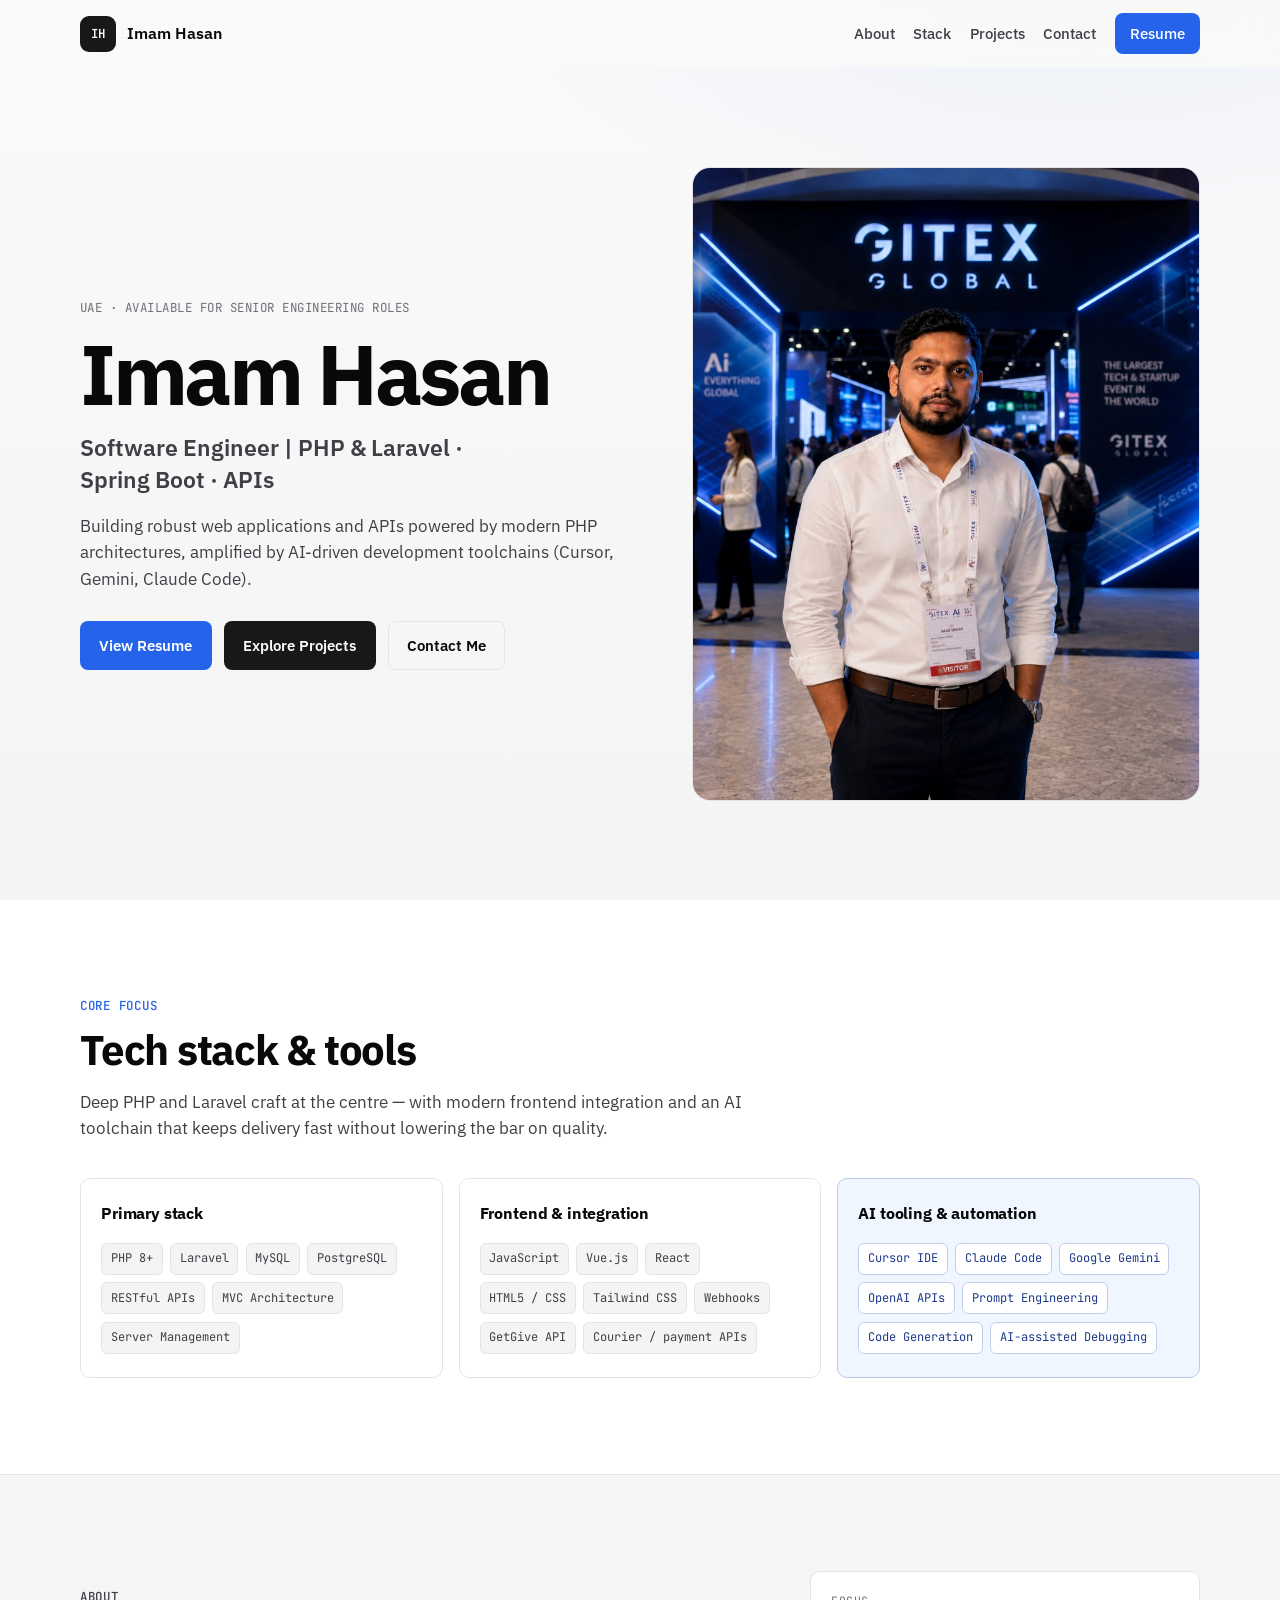
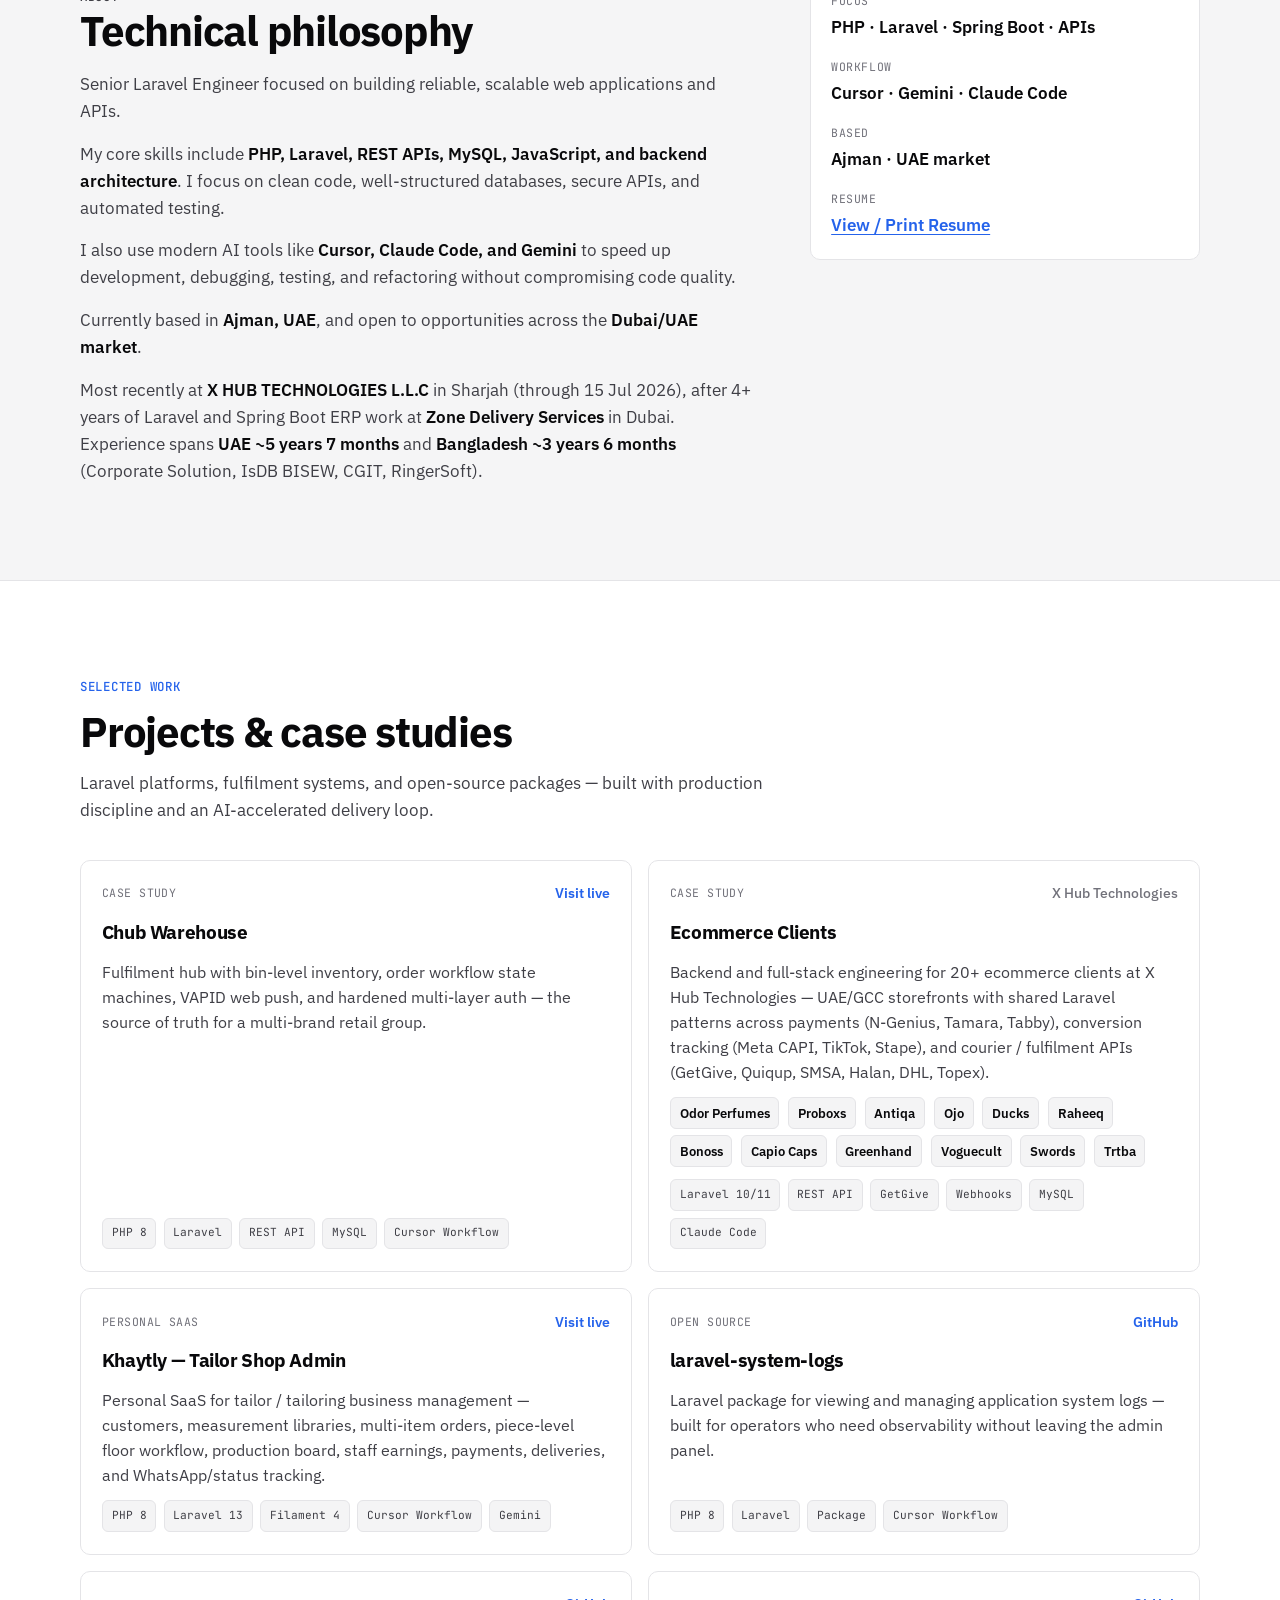
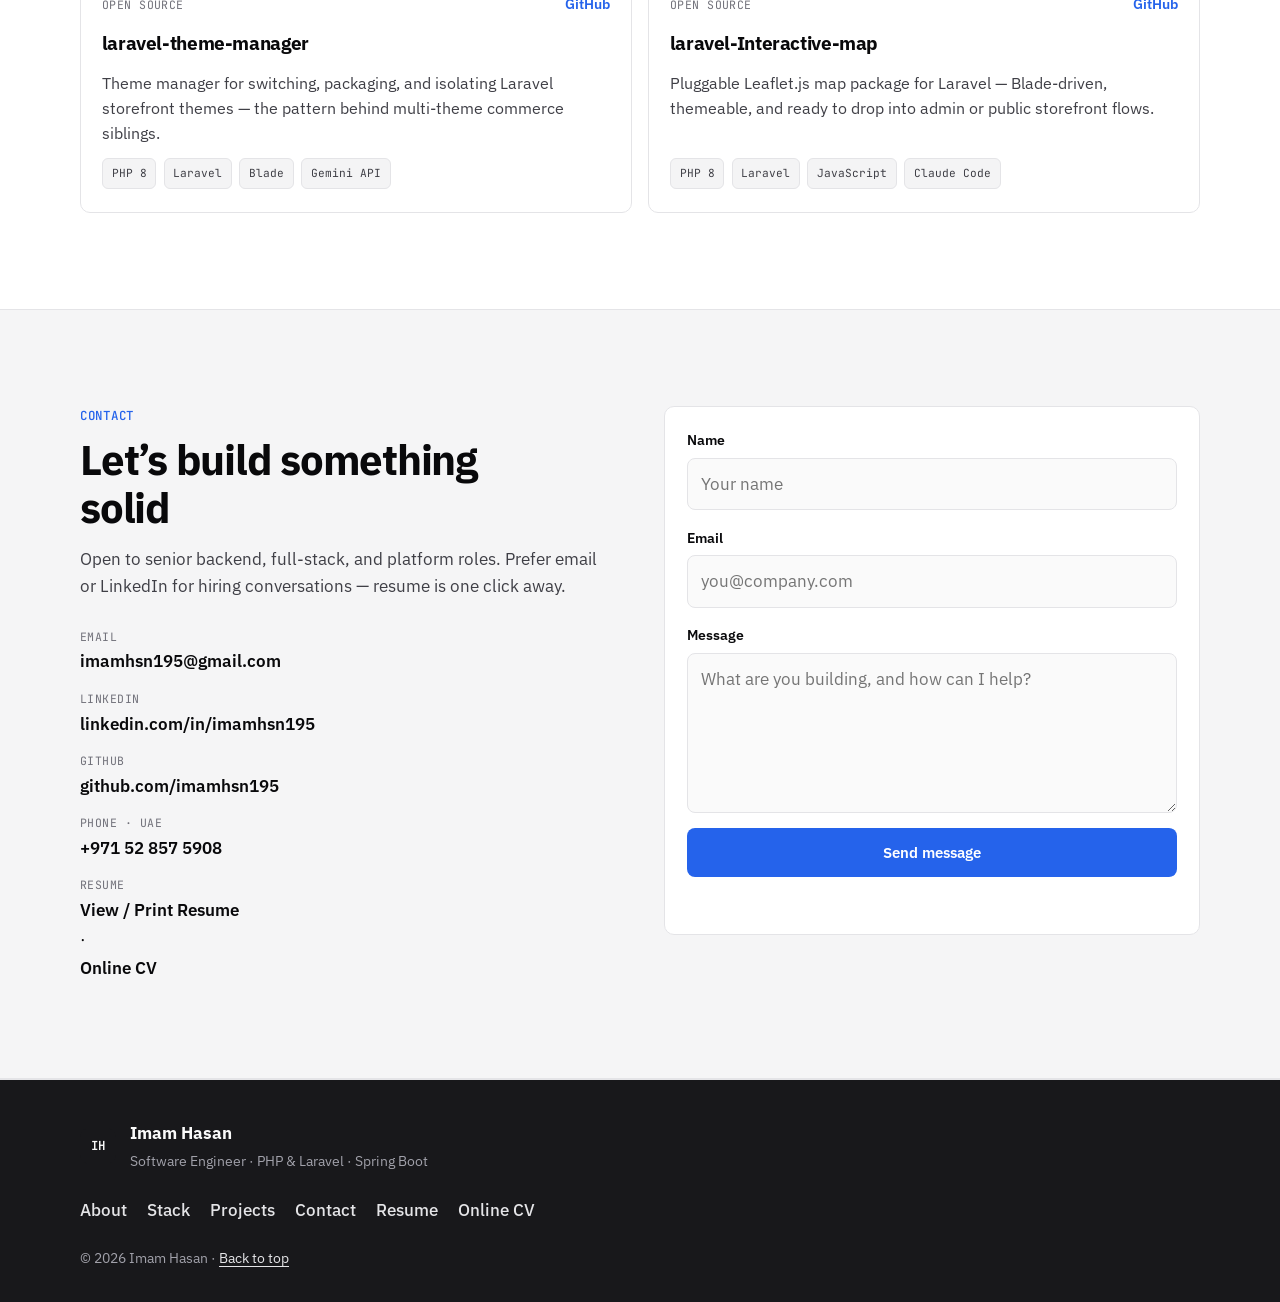
<file: index.html>
<!DOCTYPE html>
<html lang="en">
<head>
  <meta charset="UTF-8" />
  <meta name="viewport" content="width=device-width, initial-scale=1.0" />
  <title>Imam Hasan — Senior Backend & Full-Stack Engineer | PHP & Laravel</title>
  <meta name="description" content="Senior Backend & Full-Stack Engineer specialising in PHP and Laravel. Building robust APIs and applications faster with Cursor, Gemini, and Claude Code." />
  <meta name="theme-color" content="#FAFAFA" />
  <meta name="color-scheme" content="light" />
  <meta name="robots" content="index, follow" />
  <link rel="canonical" href="https://imamhasan.me/" />

  <meta property="og:type" content="website" />
  <meta property="og:title" content="Imam Hasan — Senior Backend & Full-Stack Engineer" />
  <meta property="og:description" content="PHP & Laravel specialist building high-performance backends and full-stack apps — amplified by Cursor, Gemini, and Claude Code." />
  <meta property="og:url" content="https://imamhasan.me/" />
  <meta property="og:site_name" content="Imam Hasan" />
  <meta property="og:image" content="https://imamhasan.me/assets/images/og-cover.jpg?v=20260822" />
  <meta property="og:image:secure_url" content="https://imamhasan.me/assets/images/og-cover.jpg?v=20260822" />
  <meta property="og:image:type" content="image/jpeg" />
  <meta property="og:image:width" content="1200" />
  <meta property="og:image:height" content="800" />
  <meta property="og:image:alt" content="Imam Hasan — Senior Backend & Full-Stack Engineer" />

  <meta name="twitter:card" content="summary_large_image" />
  <meta name="twitter:title" content="Imam Hasan — Senior Backend & Full-Stack Engineer" />
  <meta name="twitter:description" content="PHP & Laravel specialist. AI-assisted development with Cursor, Gemini, and Claude Code." />
  <meta name="twitter:image" content="https://imamhasan.me/assets/images/og-cover.jpg?v=20260822" />

  <link rel="preconnect" href="https://fonts.googleapis.com" />
  <link rel="preconnect" href="https://fonts.gstatic.com" crossorigin />
  <link href="https://fonts.googleapis.com/css2?family=IBM+Plex+Sans:wght@400;500;600;700&family=JetBrains+Mono:wght@400;500;600&display=swap" rel="stylesheet" />

  <link rel="stylesheet" href="styles.css" />
  <link rel="icon" type="image/svg+xml" href="data:image/svg+xml,%3Csvg xmlns='http://www.w3.org/2000/svg' viewBox='0 0 100 100'%3E%3Crect width='100' height='100' rx='18' fill='%2318181B'/%3E%3Ctext x='50' y='66' font-family='IBM%20Plex%20Sans,sans-serif' font-size='48' font-weight='700' fill='%23FAFAFA' text-anchor='middle'%3EIH%3C/text%3E%3C/svg%3E" />
  <link rel="icon" type="image/png" sizes="192x192" href="assets/images/icon-192.png" />
  <link rel="apple-touch-icon" sizes="180x180" href="assets/images/apple-touch-icon.png" />
  <link rel="manifest" href="site.webmanifest" />

  <script type="application/ld+json">
  {
    "@context": "https://schema.org",
    "@type": "Person",
    "name": "Imam Hasan",
    "url": "https://imamhasan.me",
    "image": "https://imamhasan.me/assets/images/imamhasan/imam_hasan_gitex.png",
    "jobTitle": "Senior Laravel Engineer",
    "description": "Senior Laravel Engineer specialising in PHP, Laravel, Spring Boot, and API development for ERP, ecommerce, and fulfilment systems. Based in Ajman, UAE.",
    "email": "mailto:imamhsn195@gmail.com",
    "telephone": "+971528575908",
    "address": {
      "@type": "PostalAddress",
      "addressLocality": "Ajman",
      "addressRegion": "Ajman Emirate",
      "addressCountry": "AE"
    },
    "knowsAbout": ["PHP", "Laravel", "Java Spring Boot", "MySQL", "MongoDB", "REST APIs", "payment integrations", "courier APIs", "Filament", "Vue.js", "React", "Cursor", "Claude Code", "Gemini"],
    "sameAs": [
      "https://github.com/imamhsn195",
      "https://www.linkedin.com/in/imamhsn195",
      "https://khaytly.com"
    ]
  }
  </script>
</head>
<body>
  <a class="skip-link" href="#main">Skip to content</a>

  <header class="site-header" id="top">
    <div class="shell header-inner">
      <a class="brand" href="#top" aria-label="Imam Hasan — home">
        <span class="brand-mark" aria-hidden="true">IH</span>
        <span class="brand-name">Imam Hasan</span>
      </a>

      <nav class="nav" id="siteNav" aria-label="Primary">
        <a href="#about">About</a>
        <a href="#stack">Stack</a>
        <a href="#projects">Projects</a>
        <a href="#contact">Contact</a>
        <a class="nav-resume" href="resume-print.html">Resume</a>
      </nav>

      <button class="nav-toggle" id="navToggle" type="button" aria-expanded="false" aria-controls="siteNav" aria-label="Toggle menu">
        <span></span><span></span><span></span>
      </button>
    </div>
  </header>

  <main id="main">
    <section class="hero" aria-labelledby="hero-brand">
      <div class="shell hero-grid">
        <div class="hero-content">
          <p class="hero-eyebrow">UAE · Available for senior engineering roles</p>
          <h1 id="hero-brand" class="hero-brand">Imam Hasan</h1>
          <p class="hero-role">Software Engineer | PHP &amp; Laravel · Spring Boot · APIs</p>
          <p class="hero-tagline">
            Building robust web applications and APIs powered by modern PHP architectures,
            amplified by AI-driven development toolchains (Cursor, Gemini, Claude Code).
          </p>
          <div class="hero-actions">
            <a class="btn btn-primary" href="resume-print.html">
              View Resume
            </a>
            <a class="btn btn-secondary" href="#projects">Explore Projects</a>
            <a class="btn btn-ghost" href="#contact">Contact Me</a>
          </div>
        </div>

        <figure class="hero-media">
          <img
            src="assets/images/imamhasan/imam_hasan_gitex.png"
            alt="Imam Hasan at GITEX Global, Dubai"
            width="819"
            height="1024"
            fetchpriority="high"
          />
        </figure>
      </div>
    </section>

    <section class="section" id="stack" aria-labelledby="stack-title">
      <div class="shell">
        <p class="section-label">Core focus</p>
        <h2 id="stack-title" class="section-title">Tech stack &amp; tools</h2>
        <p class="section-lead">
          Deep PHP and Laravel craft at the centre — with modern frontend integration and an AI toolchain that keeps delivery fast without lowering the bar on quality.
        </p>

        <div class="stack-grid">
          <article class="stack-block">
            <h3>Primary stack</h3>
            <ul class="tag-list">
              <li>PHP 8+</li>
              <li>Laravel</li>
              <li>MySQL</li>
              <li>PostgreSQL</li>
              <li>RESTful APIs</li>
              <li>MVC Architecture</li>
              <li>Server Management</li>
            </ul>
          </article>

          <article class="stack-block">
            <h3>Frontend &amp; integration</h3>
            <ul class="tag-list">
              <li>JavaScript</li>
              <li>Vue.js</li>
              <li>React</li>
              <li>HTML5 / CSS</li>
              <li>Tailwind CSS</li>
              <li>Webhooks</li>
              <li>GetGive API</li>
              <li>Courier / payment APIs</li>
            </ul>
          </article>

          <article class="stack-block stack-block-accent">
            <h3>AI tooling &amp; automation</h3>
            <ul class="tag-list">
              <li>Cursor IDE</li>
              <li>Claude Code</li>
              <li>Google Gemini</li>
              <li>OpenAI APIs</li>
              <li>Prompt Engineering</li>
              <li>Code Generation</li>
              <li>AI-assisted Debugging</li>
            </ul>
          </article>
        </div>
      </div>
    </section>

    <section class="section section-alt" id="about" aria-labelledby="about-title">
      <div class="shell about-layout">
        <div class="about-copy">
          <p class="section-label">About</p>
          <h2 id="about-title" class="section-title">Technical philosophy</h2>
          <p>
            Senior Laravel Engineer focused on building reliable, scalable web applications and APIs.
          </p>
          <p>
            My core skills include
            <strong>PHP, Laravel, REST APIs, MySQL, JavaScript, and backend architecture</strong>.
            I focus on clean code, well-structured databases, secure APIs, and automated testing.
          </p>
          <p>
            I also use modern AI tools like
            <strong>Cursor, Claude Code, and Gemini</strong>
            to speed up development, debugging, testing, and refactoring without compromising code quality.
          </p>
          <p>
            Currently based in <strong>Ajman, UAE</strong>, and open to opportunities across the
            <strong>Dubai/UAE market</strong>.
          </p>
          <p>
            Most recently at <strong>X HUB TECHNOLOGIES L.L.C</strong> in Sharjah (through 15 Jul 2026),
            after 4+ years of Laravel and Spring Boot ERP work at
            <strong>Zone Delivery Services</strong> in Dubai.
            Experience spans <strong>UAE ~5 years 7 months</strong> and
            <strong>Bangladesh ~3 years 6 months</strong>
            (Corporate Solution, IsDB BISEW, CGIT, RingerSoft).
          </p>
        </div>

        <aside class="about-aside" aria-label="Highlights">
          <dl class="stat-list">
            <div>
              <dt>Focus</dt>
              <dd>PHP · Laravel · Spring Boot · APIs</dd>
            </div>
            <div>
              <dt>Workflow</dt>
              <dd>Cursor · Gemini · Claude Code</dd>
            </div>
            <div>
              <dt>Based</dt>
              <dd>Ajman · UAE market</dd>
            </div>
            <div>
              <dt>Resume</dt>
              <dd><a href="resume-print.html">View / Print Resume</a></dd>
            </div>
          </dl>
        </aside>
      </div>
    </section>

    <section class="section" id="projects" aria-labelledby="projects-title">
      <div class="shell">
        <p class="section-label">Selected work</p>
        <h2 id="projects-title" class="section-title">Projects &amp; case studies</h2>
        <p class="section-lead">
          Laravel platforms, fulfilment systems, and open-source packages — built with production discipline and an AI-accelerated delivery loop.
        </p>

        <div class="project-grid">
          <article class="project-card">
            <div class="project-meta">
              <span class="project-type">Case study</span>
              <a class="project-link" href="https://chub.ae/" target="_blank" rel="noopener noreferrer">Visit live</a>
            </div>
            <h3>Chub Warehouse</h3>
            <p>
              Fulfilment hub with bin-level inventory, order workflow state machines, VAPID web push,
              and hardened multi-layer auth — the source of truth for a multi-brand retail group.
            </p>
            <ul class="tag-list tag-list-sm">
              <li>PHP 8</li>
              <li>Laravel</li>
              <li>REST API</li>
              <li>MySQL</li>
              <li>Cursor Workflow</li>
            </ul>
          </article>

          <article class="project-card">
            <div class="project-meta">
              <span class="project-type">Case study</span>
              <span class="project-link muted">X Hub Technologies</span>
            </div>
            <h3>Ecommerce Clients</h3>
            <p>
              Backend and full-stack engineering for 20+ ecommerce clients at X Hub Technologies —
              UAE/GCC storefronts with shared Laravel patterns across payments (N-Genius, Tamara, Tabby),
              conversion tracking (Meta CAPI, TikTok, Stape), and courier / fulfilment APIs
              (GetGive, Quiqup, SMSA, Halan, DHL, Topex).
            </p>
            <ul class="client-links" aria-label="Selected ecommerce clients">
              <li><a href="https://odor.ae/" target="_blank" rel="noopener noreferrer">Odor Perfumes</a></li>
              <li><a href="https://www.proboxs.com/" target="_blank" rel="noopener noreferrer">Proboxs</a></li>
              <li><a href="https://antiqa.ae/" target="_blank" rel="noopener noreferrer">Antiqa</a></li>
              <li><a href="https://ojo.ae/" target="_blank" rel="noopener noreferrer">Ojo</a></li>
              <li><a href="https://ducks.ae/" target="_blank" rel="noopener noreferrer">Ducks</a></li>
              <li><a href="https://raheeq.ae/" target="_blank" rel="noopener noreferrer">Raheeq</a></li>
              <li><a href="https://www.bonossuae.com/" target="_blank" rel="noopener noreferrer">Bonoss</a></li>
              <li><a href="https://www.capio.ae/" target="_blank" rel="noopener noreferrer">Capio Caps</a></li>
              <li><a href="https://greenhand.ae/" target="_blank" rel="noopener noreferrer">Greenhand</a></li>
              <li><a href="https://voguecult.com/" target="_blank" rel="noopener noreferrer">Voguecult</a></li>
              <li><a href="https://swords.ae/" target="_blank" rel="noopener noreferrer">Swords</a></li>
              <li><a href="https://trtba.com/" target="_blank" rel="noopener noreferrer">Trtba</a></li>
            </ul>
            <ul class="tag-list tag-list-sm">
              <li>Laravel 10/11</li>
              <li>REST API</li>
              <li>GetGive</li>
              <li>Webhooks</li>
              <li>MySQL</li>
              <li>Claude Code</li>
            </ul>
          </article>

          <article class="project-card">
            <div class="project-meta">
              <span class="project-type">Personal SaaS</span>
              <a class="project-link" href="https://khaytly.com" target="_blank" rel="noopener noreferrer">Visit live</a>
            </div>
            <h3>Khaytly — Tailor Shop Admin</h3>
            <p>
              Personal SaaS for tailor / tailoring business management — customers, measurement libraries,
              multi-item orders, piece-level floor workflow, production board, staff earnings, payments,
              deliveries, and WhatsApp/status tracking.
            </p>
            <ul class="tag-list tag-list-sm">
              <li>PHP 8</li>
              <li>Laravel 13</li>
              <li>Filament 4</li>
              <li>Cursor Workflow</li>
              <li>Gemini</li>
            </ul>
          </article>

          <article class="project-card">
            <div class="project-meta">
              <span class="project-type">Open source</span>
              <a class="project-link" href="https://github.com/imamhsn195/laravel-system-logs" target="_blank" rel="noopener noreferrer">GitHub</a>
            </div>
            <h3>laravel-system-logs</h3>
            <p>
              Laravel package for viewing and managing application system logs — built for
              operators who need observability without leaving the admin panel.
            </p>
            <ul class="tag-list tag-list-sm">
              <li>PHP 8</li>
              <li>Laravel</li>
              <li>Package</li>
              <li>Cursor Workflow</li>
            </ul>
          </article>

          <article class="project-card">
            <div class="project-meta">
              <span class="project-type">Open source</span>
              <a class="project-link" href="https://github.com/imamhsn195/laravel-theme-manager" target="_blank" rel="noopener noreferrer">GitHub</a>
            </div>
            <h3>laravel-theme-manager</h3>
            <p>
              Theme manager for switching, packaging, and isolating Laravel storefront themes —
              the pattern behind multi-theme commerce siblings.
            </p>
            <ul class="tag-list tag-list-sm">
              <li>PHP 8</li>
              <li>Laravel</li>
              <li>Blade</li>
              <li>Gemini API</li>
            </ul>
          </article>

          <article class="project-card">
            <div class="project-meta">
              <span class="project-type">Open source</span>
              <a class="project-link" href="https://github.com/imamhsn195/laravel-Interactive-map" target="_blank" rel="noopener noreferrer">GitHub</a>
            </div>
            <h3>laravel-Interactive-map</h3>
            <p>
              Pluggable Leaflet.js map package for Laravel — Blade-driven, themeable, and ready
              to drop into admin or public storefront flows.
            </p>
            <ul class="tag-list tag-list-sm">
              <li>PHP 8</li>
              <li>Laravel</li>
              <li>JavaScript</li>
              <li>Claude Code</li>
            </ul>
          </article>
        </div>
      </div>
    </section>

    <section class="section section-alt" id="contact" aria-labelledby="contact-title">
      <div class="shell contact-layout">
        <div>
          <p class="section-label">Contact</p>
          <h2 id="contact-title" class="section-title">Let’s build something solid</h2>
          <p class="section-lead">
            Open to senior backend, full-stack, and platform roles. Prefer email or LinkedIn for hiring conversations — resume is one click away.
          </p>

          <ul class="contact-list">
            <li>
              <span>Email</span>
              <a href="mailto:imamhsn195@gmail.com">imamhsn195@gmail.com</a>
            </li>
            <li>
              <span>LinkedIn</span>
              <a href="https://www.linkedin.com/in/imamhsn195" target="_blank" rel="noopener noreferrer">linkedin.com/in/imamhsn195</a>
            </li>
            <li>
              <span>GitHub</span>
              <a href="https://github.com/imamhsn195" target="_blank" rel="noopener noreferrer">github.com/imamhsn195</a>
            </li>
            <li>
              <span>Phone · UAE</span>
              <a href="tel:+971528575908">+971 52 857 5908</a>
            </li>
            <li>
              <span>Resume</span>
              <a href="resume-print.html">View / Print Resume</a>
              ·
              <a href="cv.html">Online CV</a>
            </li>
          </ul>
        </div>

        <form class="contact-form" id="contactForm" action="https://api.web3forms.com/submit" method="POST" novalidate>
          <input type="hidden" name="access_key" value="792ef176-2fb1-4322-bd95-98582727363d" />
          <input type="hidden" name="subject" value="New message from imamhasan.me" />
          <input type="checkbox" name="botcheck" class="botcheck" tabindex="-1" autocomplete="off" aria-hidden="true" />

          <div class="field">
            <label for="name">Name</label>
            <input id="name" name="name" type="text" autocomplete="name" required placeholder="Your name" />
          </div>
          <div class="field">
            <label for="email">Email</label>
            <input id="email" name="email" type="email" autocomplete="email" required placeholder="you@company.com" />
          </div>
          <div class="field">
            <label for="message">Message</label>
            <textarea id="message" name="message" rows="5" required placeholder="What are you building, and how can I help?"></textarea>
          </div>

          <button class="btn btn-primary" type="submit" id="contactSubmit">Send message</button>
          <p class="form-status" id="formStatus" role="status" aria-live="polite"></p>
        </form>
      </div>
    </section>
  </main>

  <footer class="site-footer">
    <div class="shell footer-inner">
      <div class="footer-brand">
        <span class="brand-mark" aria-hidden="true">IH</span>
        <div>
          <strong>Imam Hasan</strong>
          <p>Software Engineer · PHP &amp; Laravel · Spring Boot</p>
        </div>
      </div>

      <nav class="footer-nav" aria-label="Footer">
        <a href="#about">About</a>
        <a href="#stack">Stack</a>
        <a href="#projects">Projects</a>
        <a href="#contact">Contact</a>
        <a href="resume-print.html">Resume</a>
        <a href="cv.html">Online CV</a>
      </nav>

      <p class="footer-copy">© <span id="year"></span> Imam Hasan · <a href="#top">Back to top</a></p>
    </div>
  </footer>

  <script src="script.js" defer></script>
</body>
</html>
</file>
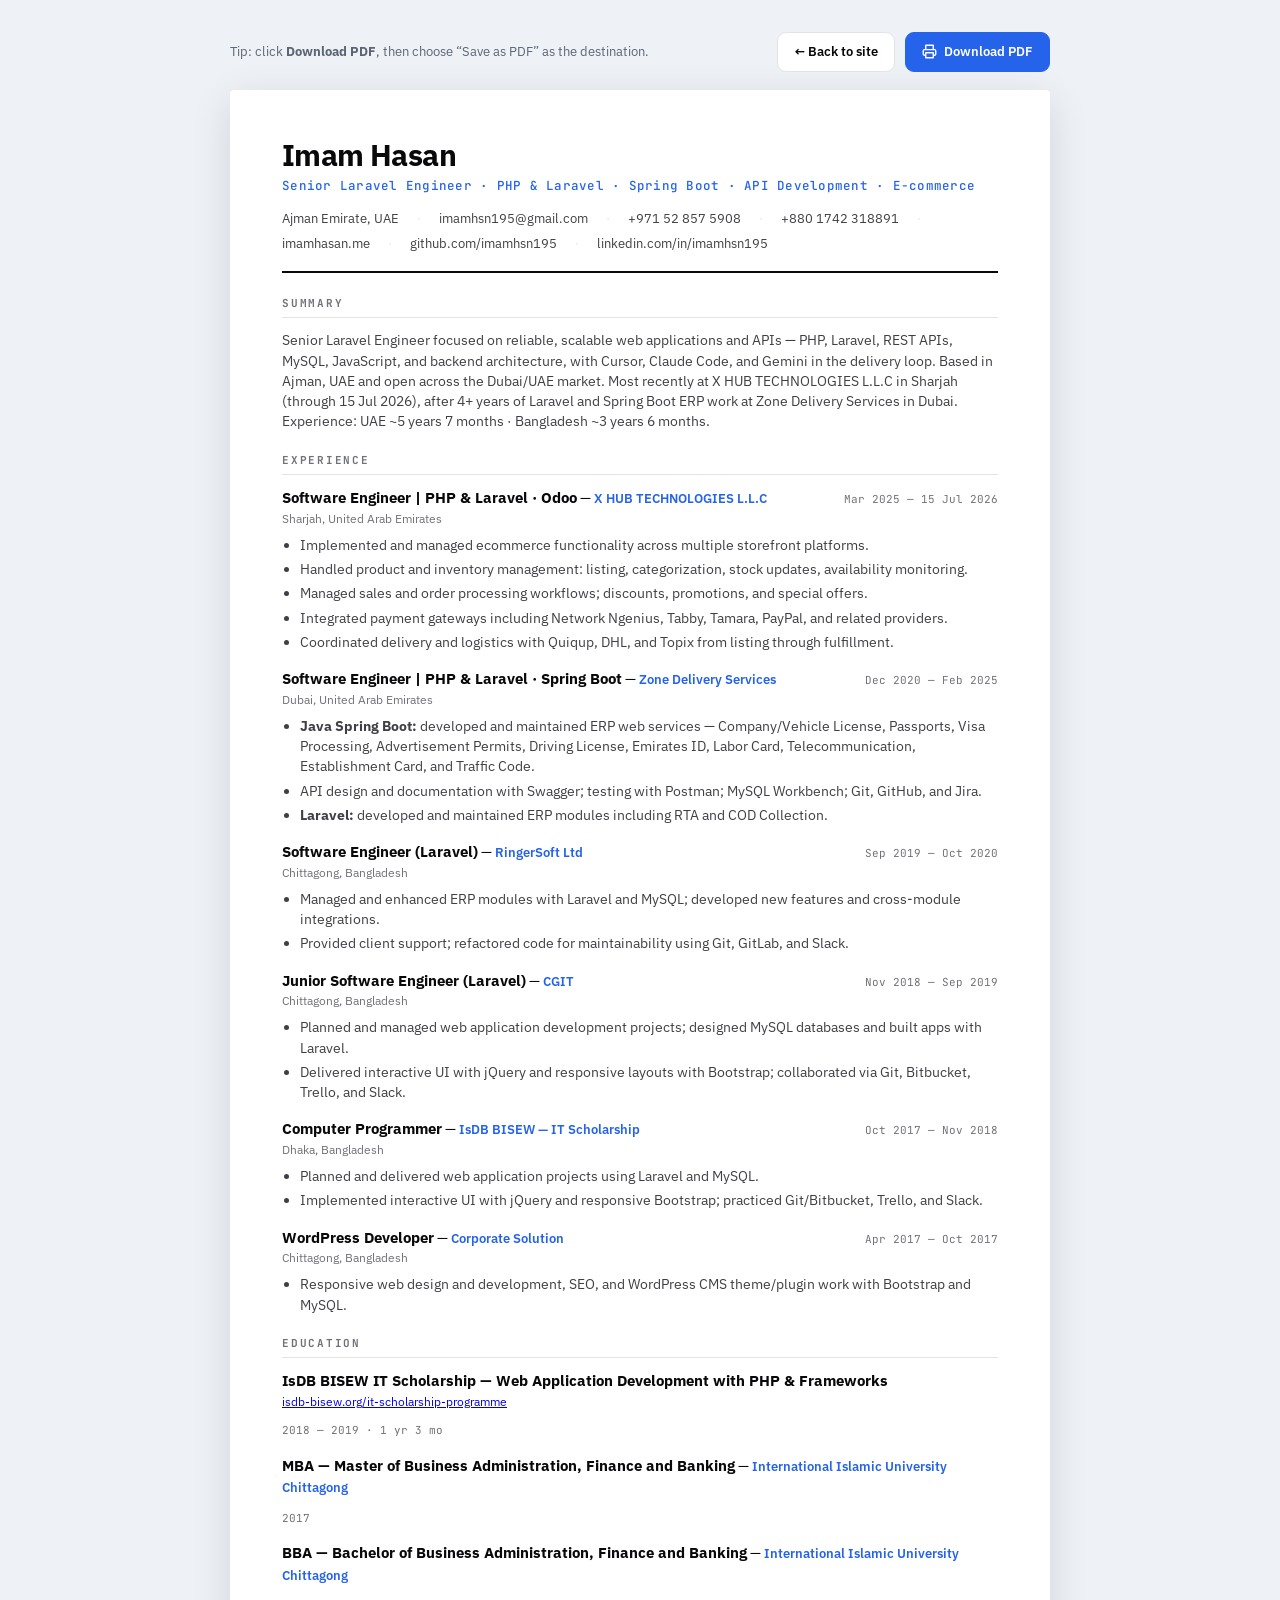
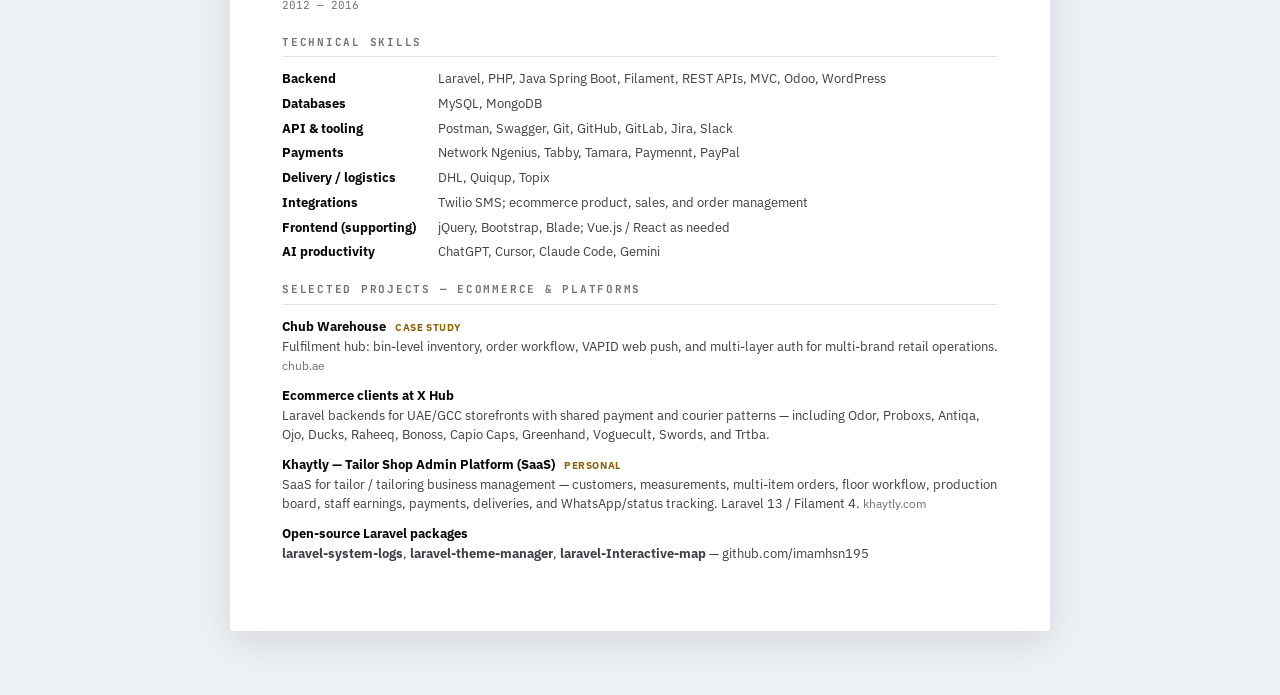
<file: cv.html>
<!DOCTYPE html>
<html lang="en">
<head>
  <meta charset="UTF-8" />
  <meta name="viewport" content="width=device-width, initial-scale=1.0" />
  <title>Imam Hasan — CV · Senior Laravel Engineer | PHP &amp; Laravel</title>
  <meta name="description" content="Curriculum Vitae of Imam Hasan — Senior Laravel Engineer with PHP, Laravel, Spring Boot, and API experience across ERP, ecommerce, and fulfilment systems in the UAE and Bangladesh." />
  <meta name="robots" content="index, follow" />
  <link rel="canonical" href="https://imamhasan.me/cv.html" />
  <link rel="icon" type="image/png" sizes="192x192" href="assets/images/icon-192.png" />
  <link rel="preconnect" href="https://fonts.googleapis.com" />
  <link rel="preconnect" href="https://fonts.gstatic.com" crossorigin />
  <link href="https://fonts.googleapis.com/css2?family=IBM+Plex+Sans:wght@400;500;600;700&family=JetBrains+Mono:wght@400;500&display=swap" rel="stylesheet" />
  <style>
    :root {
      --accent: #2563eb;
      --ink: #09090b;
      --ink-dim: #3f3f46;
      --ink-faint: #71717a;
      --line: #e4e4e7;
      --bg: #ffffff;
      --tag-bg: #eff6ff;
      --gold: #8a6309;
    }

    * { box-sizing: border-box; margin: 0; padding: 0; }

    html { -webkit-print-color-adjust: exact; print-color-adjust: exact; }

    body {
      font-family: 'IBM Plex Sans', 'Segoe UI', sans-serif;
      color: var(--ink);
      background: #eef1f5;
      line-height: 1.5;
      font-size: 13.5px;
      padding: 32px 16px 64px;
    }

    .toolbar {
      max-width: 820px;
      margin: 0 auto 18px;
      display: flex;
      gap: 12px;
      align-items: center;
      justify-content: space-between;
      flex-wrap: wrap;
    }
    .toolbar p { color: #5b6675; font-size: 13px; }
    .toolbar-actions { display: flex; gap: 10px; }
    .btn {
      font: inherit;
      font-weight: 600;
      font-size: 13px;
      border: 1px solid var(--line);
      background: #fff;
      color: var(--ink);
      padding: 9px 16px;
      border-radius: 9px;
      cursor: pointer;
      text-decoration: none;
      display: inline-flex;
      align-items: center;
      gap: 7px;
      transition: border-color .2s, transform .1s;
    }
    .btn:hover { border-color: var(--accent); }
    .btn:active { transform: translateY(1px); }
    .btn-primary { background: var(--accent); color: #fff; border-color: var(--accent); }

    .page {
      max-width: 820px;
      margin: 0 auto;
      background: var(--bg);
      padding: 48px 52px;
      border-radius: 4px;
      box-shadow: 0 10px 40px rgba(15, 23, 42, 0.12);
    }

    /* Header */
    .cv-head { border-bottom: 2px solid var(--ink); padding-bottom: 18px; margin-bottom: 22px; }
    .cv-name { font-size: 30px; font-weight: 800; letter-spacing: -0.02em; line-height: 1.1; }
    .cv-role {
      font-family: 'JetBrains Mono', monospace;
      font-size: 12.5px;
      color: var(--accent);
      font-weight: 500;
      margin-top: 6px;
      letter-spacing: 0.02em;
    }
    .cv-contacts {
      margin-top: 14px;
      display: flex;
      flex-wrap: wrap;
      gap: 6px 18px;
      font-size: 12.5px;
      color: var(--ink-dim);
    }
    .cv-contacts a { color: var(--ink-dim); text-decoration: none; }
    .cv-contacts a:hover { color: var(--accent); text-decoration: underline; }
    .cv-contacts span { display: inline-flex; align-items: center; gap: 6px; }
    .cv-contacts .dot { color: var(--line); }

    /* Sections */
    section { margin-bottom: 20px; }
    .sec-title {
      font-family: 'JetBrains Mono', monospace;
      font-size: 11px;
      letter-spacing: 0.16em;
      text-transform: uppercase;
      color: var(--ink-faint);
      margin-bottom: 12px;
      padding-bottom: 6px;
      border-bottom: 1px solid var(--line);
    }
    .summary { color: var(--ink-dim); font-size: 13.5px; }

    /* Experience */
    .job { margin-bottom: 16px; }
    .job:last-child { margin-bottom: 0; }
    .job-head { display: flex; justify-content: space-between; align-items: baseline; gap: 12px; flex-wrap: wrap; }
    .job-title { font-size: 15px; font-weight: 700; }
    .job-org { font-size: 13px; color: var(--accent); font-weight: 600; }
    .job-date {
      font-family: 'JetBrains Mono', monospace;
      font-size: 11px;
      color: var(--ink-faint);
      white-space: nowrap;
    }
    .job-loc { font-size: 11.5px; color: var(--ink-faint); }
    .job ul { margin: 8px 0 0; padding-left: 18px; }
    .job li { margin-bottom: 4px; color: var(--ink-dim); }

    /* Skills grid */
    .skills { display: grid; grid-template-columns: 140px 1fr; gap: 6px 16px; }
    .skills dt { font-weight: 700; font-size: 12.5px; }
    .skills dd { color: var(--ink-dim); font-size: 12.5px; }

    /* Tag chips */
    .chips { display: flex; flex-wrap: wrap; gap: 6px; }
    .chip {
      background: var(--tag-bg);
      color: var(--accent);
      border-radius: 5px;
      padding: 3px 9px;
      font-size: 11.5px;
      font-weight: 600;
    }

    /* Projects */
    .proj { margin-bottom: 11px; }
    .proj:last-child { margin-bottom: 0; }
    .proj-name { font-weight: 700; font-size: 13px; }
    .proj-name .gold { color: var(--gold); font-size: 10px; font-weight: 700; text-transform: uppercase; letter-spacing: 0.06em; margin-left: 6px; }
    .proj p { color: var(--ink-dim); font-size: 12.5px; margin-top: 1px; }
    .proj a { color: var(--ink-faint); text-decoration: none; font-size: 11.5px; }

    .two-col { display: grid; grid-template-columns: 1fr 1fr; gap: 4px 28px; }

    .oss-line { font-size: 12.5px; color: var(--ink-dim); margin-bottom: 3px; }
    .oss-line strong { color: var(--ink); }

    @media print {
      @page { size: A4; margin: 12mm 14mm; }
      body { background: #fff; padding: 0; font-size: 11px; }
      .toolbar { display: none !important; }
      .page { box-shadow: none; max-width: none; margin: 0; padding: 0; border-radius: 0; }
      .cv-name { font-size: 25px; }
      section { margin-bottom: 14px; }
      .job { margin-bottom: 12px; page-break-inside: avoid; }
      .proj { page-break-inside: avoid; }
      a { color: var(--ink-dim) !important; }
    }

    @media (max-width: 640px) {
      .page { padding: 32px 22px; }
      .skills { grid-template-columns: 1fr; gap: 2px; }
      .skills dt { margin-top: 8px; }
      .two-col { grid-template-columns: 1fr; }
    }
  </style>
</head>
<body>
  <div class="toolbar">
    <p>Tip: click <strong>Download PDF</strong>, then choose “Save as PDF” as the destination.</p>
    <div class="toolbar-actions">
      <a class="btn" href="index.html">← Back to site</a>
      <button class="btn btn-primary" onclick="window.print()">
        <svg width="15" height="15" viewBox="0 0 24 24" fill="none" stroke="currentColor" stroke-width="2.2" stroke-linecap="round" stroke-linejoin="round"><path d="M6 9V2h12v7M6 18H4a2 2 0 0 1-2-2v-5a2 2 0 0 1 2-2h16a2 2 0 0 1 2 2v5a2 2 0 0 1-2 2h-2M6 14h12v8H6z"/></svg>
        Download PDF
      </button>
    </div>
  </div>

  <main class="page">
    <header class="cv-head">
      <h1 class="cv-name">Imam Hasan</h1>
      <div class="cv-role">Senior Laravel Engineer · PHP &amp; Laravel · Spring Boot · API Development · E-commerce</div>
      <div class="cv-contacts">
        <span>Ajman Emirate, UAE</span>
        <span class="dot">·</span>
        <span><a href="mailto:imamhsn195@gmail.com">imamhsn195@gmail.com</a></span>
        <span class="dot">·</span>
        <span><a href="tel:+971528575908">+971 52 857 5908</a></span>
        <span class="dot">·</span>
        <span><a href="tel:+8801742318891">+880 1742 318891</a></span>
        <span class="dot">·</span>
        <span><a href="https://imamhasan.me">imamhasan.me</a></span>
        <span class="dot">·</span>
        <span><a href="https://github.com/imamhsn195">github.com/imamhsn195</a></span>
        <span class="dot">·</span>
        <span><a href="https://www.linkedin.com/in/imamhsn195">linkedin.com/in/imamhsn195</a></span>
      </div>
    </header>

    <section>
      <h2 class="sec-title">Summary</h2>
      <p class="summary">
        Senior Laravel Engineer focused on reliable, scalable web applications and APIs —
        PHP, Laravel, REST APIs, MySQL, JavaScript, and backend architecture, with Cursor, Claude Code, and Gemini
        in the delivery loop. Based in Ajman, UAE and open across the Dubai/UAE market.
        Most recently at X HUB TECHNOLOGIES L.L.C in Sharjah (through 15 Jul 2026), after 4+ years of Laravel and
        Spring Boot ERP work at Zone Delivery Services in Dubai.
        Experience: UAE ~5 years 7 months · Bangladesh ~3 years 6 months.
      </p>
    </section>

    <section>
      <h2 class="sec-title">Experience</h2>

      <div class="job">
        <div class="job-head">
          <div>
            <span class="job-title">Software Engineer | PHP &amp; Laravel · Odoo</span> —
            <span class="job-org">X HUB TECHNOLOGIES L.L.C</span>
            <div class="job-loc">Sharjah, United Arab Emirates</div>
          </div>
          <span class="job-date">Mar 2025 — 15 Jul 2026</span>
        </div>
        <ul>
          <li>Implemented and managed ecommerce functionality across multiple storefront platforms.</li>
          <li>Handled product and inventory management: listing, categorization, stock updates, availability monitoring.</li>
          <li>Managed sales and order processing workflows; discounts, promotions, and special offers.</li>
          <li>Integrated payment gateways including Network Ngenius, Tabby, Tamara, PayPal, and related providers.</li>
          <li>Coordinated delivery and logistics with Quiqup, DHL, and Topix from listing through fulfillment.</li>
        </ul>
      </div>

      <div class="job">
        <div class="job-head">
          <div>
            <span class="job-title">Software Engineer | PHP &amp; Laravel · Spring Boot</span> —
            <span class="job-org">Zone Delivery Services</span>
            <div class="job-loc">Dubai, United Arab Emirates</div>
          </div>
          <span class="job-date">Dec 2020 — Feb 2025</span>
        </div>
        <ul>
          <li><strong>Java Spring Boot:</strong> developed and maintained ERP web services — Company/Vehicle License, Passports, Visa Processing, Advertisement Permits, Driving License, Emirates ID, Labor Card, Telecommunication, Establishment Card, and Traffic Code.</li>
          <li>API design and documentation with Swagger; testing with Postman; MySQL Workbench; Git, GitHub, and Jira.</li>
          <li><strong>Laravel:</strong> developed and maintained ERP modules including RTA and COD Collection.</li>
        </ul>
      </div>

      <div class="job">
        <div class="job-head">
          <div>
            <span class="job-title">Software Engineer (Laravel)</span> —
            <span class="job-org">RingerSoft Ltd</span>
            <div class="job-loc">Chittagong, Bangladesh</div>
          </div>
          <span class="job-date">Sep 2019 — Oct 2020</span>
        </div>
        <ul>
          <li>Managed and enhanced ERP modules with Laravel and MySQL; developed new features and cross-module integrations.</li>
          <li>Provided client support; refactored code for maintainability using Git, GitLab, and Slack.</li>
        </ul>
      </div>

      <div class="job">
        <div class="job-head">
          <div>
            <span class="job-title">Junior Software Engineer (Laravel)</span> —
            <span class="job-org">CGIT</span>
            <div class="job-loc">Chittagong, Bangladesh</div>
          </div>
          <span class="job-date">Nov 2018 — Sep 2019</span>
        </div>
        <ul>
          <li>Planned and managed web application development projects; designed MySQL databases and built apps with Laravel.</li>
          <li>Delivered interactive UI with jQuery and responsive layouts with Bootstrap; collaborated via Git, Bitbucket, Trello, and Slack.</li>
        </ul>
      </div>

      <div class="job">
        <div class="job-head">
          <div>
            <span class="job-title">Computer Programmer</span> —
            <span class="job-org">IsDB BISEW — IT Scholarship</span>
            <div class="job-loc">Dhaka, Bangladesh</div>
          </div>
          <span class="job-date">Oct 2017 — Nov 2018</span>
        </div>
        <ul>
          <li>Planned and delivered web application projects using Laravel and MySQL.</li>
          <li>Implemented interactive UI with jQuery and responsive Bootstrap; practiced Git/Bitbucket, Trello, and Slack.</li>
        </ul>
      </div>

      <div class="job">
        <div class="job-head">
          <div>
            <span class="job-title">WordPress Developer</span> —
            <span class="job-org">Corporate Solution</span>
            <div class="job-loc">Chittagong, Bangladesh</div>
          </div>
          <span class="job-date">Apr 2017 — Oct 2017</span>
        </div>
        <ul>
          <li>Responsive web design and development, SEO, and WordPress CMS theme/plugin work with Bootstrap and MySQL.</li>
        </ul>
      </div>
    </section>

    <section>
      <h2 class="sec-title">Education</h2>
      <div class="job">
        <div class="job-head">
          <div>
            <span class="job-title">IsDB BISEW IT Scholarship — Web Application Development with PHP &amp; Frameworks</span>
            <div class="job-loc"><a href="https://www.isdb-bisew.org/it-scholarship-programme">isdb-bisew.org/it-scholarship-programme</a></div>
          </div>
          <span class="job-date">2018 — 2019 · 1 yr 3 mo</span>
        </div>
      </div>
      <div class="job">
        <div class="job-head">
          <div>
            <span class="job-title">MBA — Master of Business Administration, Finance and Banking</span> —
            <span class="job-org">International Islamic University Chittagong</span>
          </div>
          <span class="job-date">2017</span>
        </div>
      </div>
      <div class="job">
        <div class="job-head">
          <div>
            <span class="job-title">BBA — Bachelor of Business Administration, Finance and Banking</span> —
            <span class="job-org">International Islamic University Chittagong</span>
          </div>
          <span class="job-date">2012 — 2016</span>
        </div>
      </div>
    </section>

    <section>
      <h2 class="sec-title">Technical Skills</h2>
      <dl class="skills">
        <dt>Backend</dt>
        <dd>Laravel, PHP, Java Spring Boot, Filament, REST APIs, MVC, Odoo, WordPress</dd>
        <dt>Databases</dt>
        <dd>MySQL, MongoDB</dd>
        <dt>API &amp; tooling</dt>
        <dd>Postman, Swagger, Git, GitHub, GitLab, Jira, Slack</dd>
        <dt>Payments</dt>
        <dd>Network Ngenius, Tabby, Tamara, Paymennt, PayPal</dd>
        <dt>Delivery / logistics</dt>
        <dd>DHL, Quiqup, Topix</dd>
        <dt>Integrations</dt>
        <dd>Twilio SMS; ecommerce product, sales, and order management</dd>
        <dt>Frontend (supporting)</dt>
        <dd>jQuery, Bootstrap, Blade; Vue.js / React as needed</dd>
        <dt>AI productivity</dt>
        <dd>ChatGPT, Cursor, Claude Code, Gemini</dd>
      </dl>
    </section>

    <section>
      <h2 class="sec-title">Selected Projects — Ecommerce &amp; Platforms</h2>
      <div class="proj">
        <div class="proj-name">Chub Warehouse <span class="gold">Case study</span></div>
        <p>Fulfilment hub: bin-level inventory, order workflow, VAPID web push, and multi-layer auth for multi-brand retail operations. <a href="https://chub.ae/">chub.ae</a></p>
      </div>
      <div class="proj">
        <div class="proj-name">Ecommerce clients at X Hub</div>
        <p>Laravel backends for UAE/GCC storefronts with shared payment and courier patterns — including Odor, Proboxs, Antiqa, Ojo, Ducks, Raheeq, Bonoss, Capio Caps, Greenhand, Voguecult, Swords, and Trtba.</p>
      </div>
      <div class="proj">
        <div class="proj-name">Khaytly — Tailor Shop Admin Platform (SaaS) <span class="gold">Personal</span></div>
        <p>SaaS for tailor / tailoring business management — customers, measurements, multi-item orders, floor workflow, production board, staff earnings, payments, deliveries, and WhatsApp/status tracking. Laravel 13 / Filament 4. <a href="https://khaytly.com">khaytly.com</a></p>
      </div>
      <div class="proj">
        <div class="proj-name">Open-source Laravel packages</div>
        <p><strong>laravel-system-logs</strong>, <strong>laravel-theme-manager</strong>, <strong>laravel-Interactive-map</strong> — github.com/imamhsn195</p>
      </div>
    </section>
  </main>
</body>
</html>
</file>
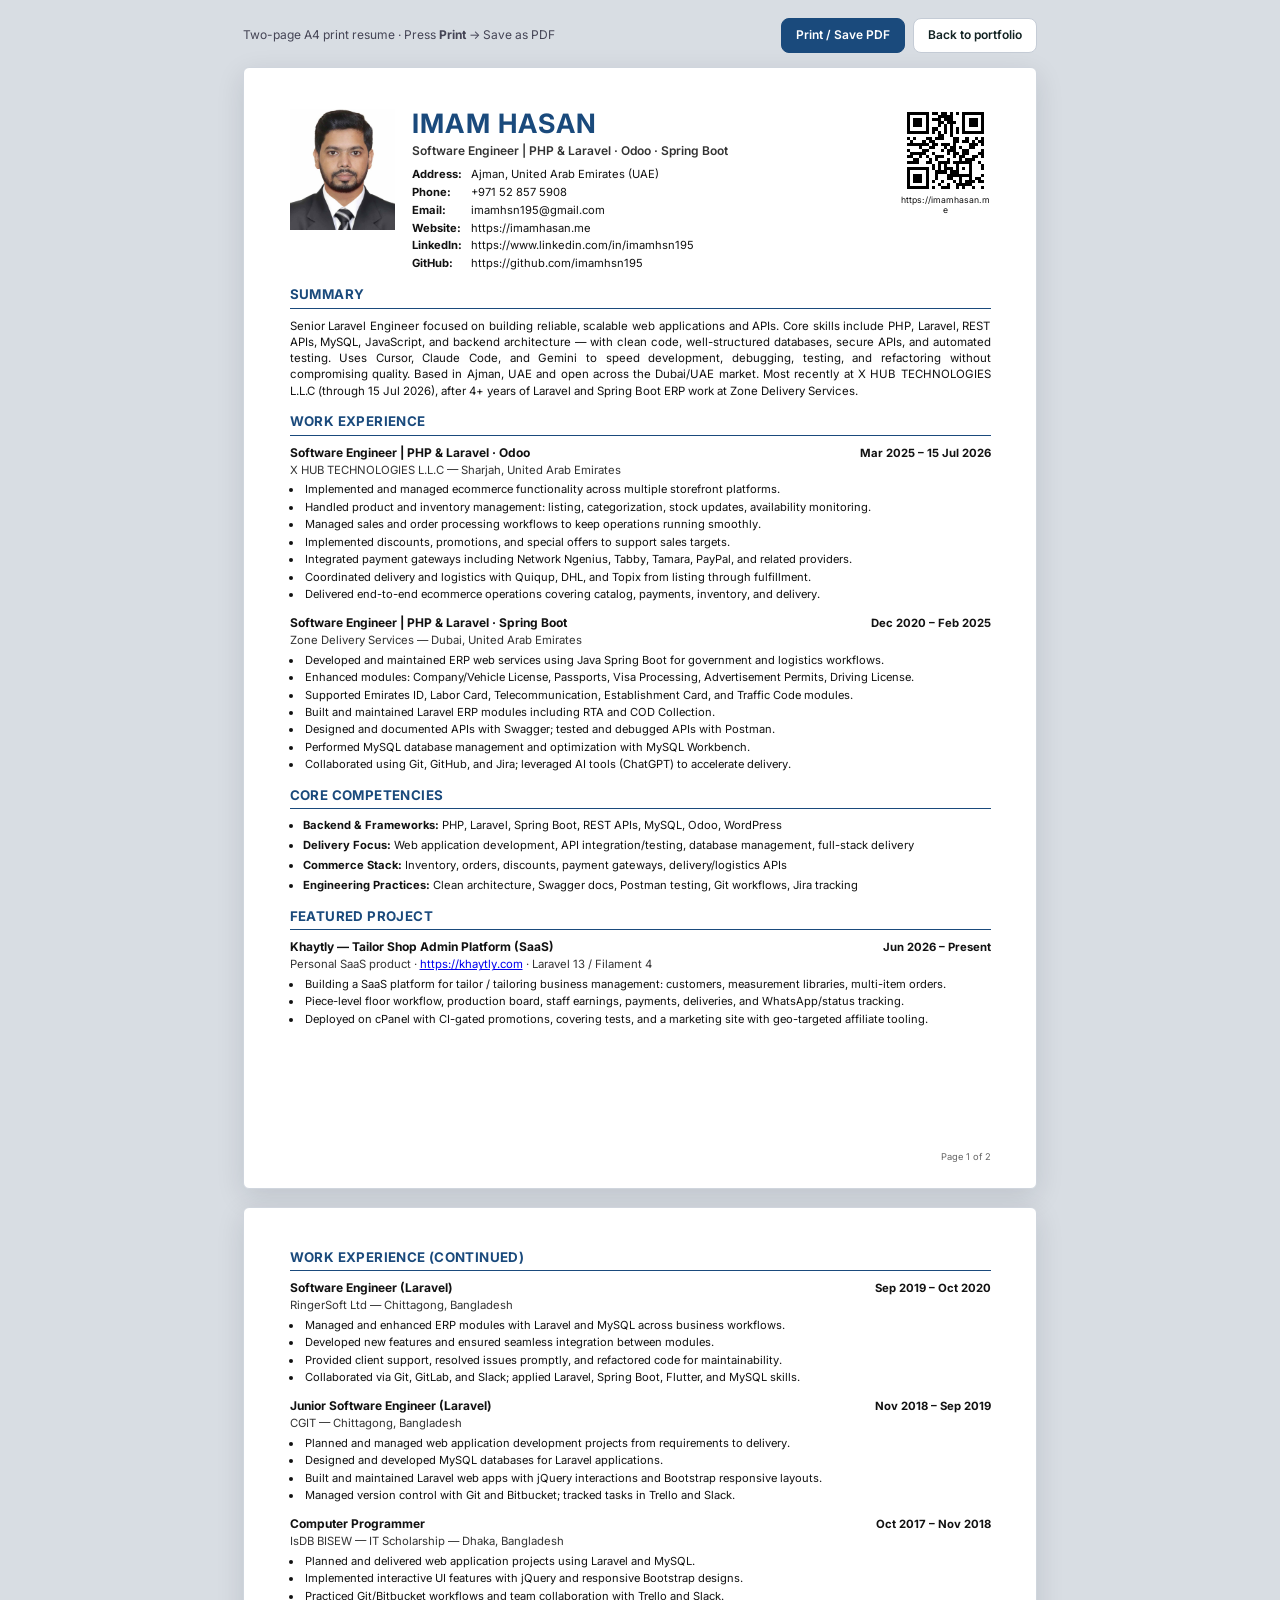
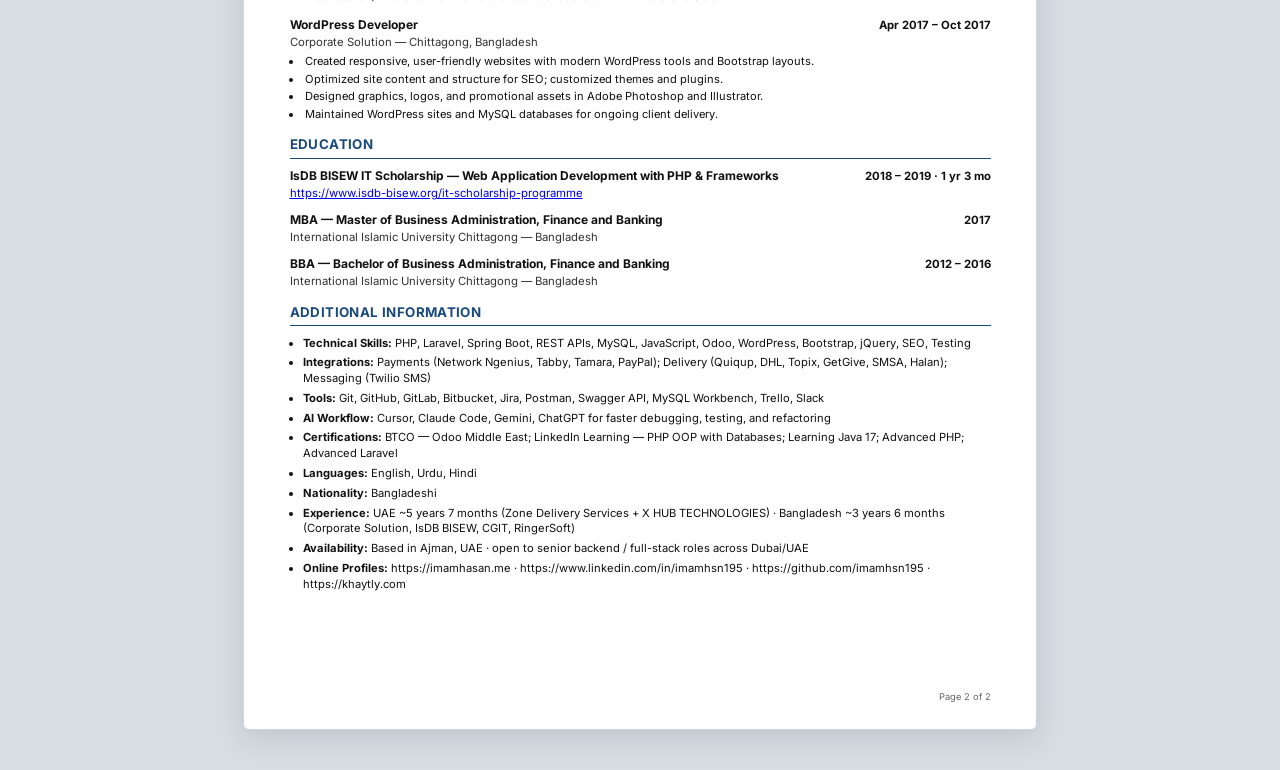
<file: resume-print.html>
<!DOCTYPE html>
<html lang="en">
<head>
  <meta charset="UTF-8" />
  <meta name="viewport" content="width=device-width, initial-scale=1.0" />
  <title>Imam Hasan — Resume</title>
  <meta name="description" content="Print-ready two-page resume for Imam Hasan — Senior Laravel Engineer." />
  <link rel="preconnect" href="https://fonts.googleapis.com" />
  <link rel="preconnect" href="https://fonts.gstatic.com" crossorigin />
  <link href="https://fonts.googleapis.com/css2?family=Inter:wght@400;500;600;700&display=swap" rel="stylesheet" />
  <style>
    :root {
      --navy: #1a4a7c;
      --ink: #111111;
      --muted: #333333;
      --line: #1a4a7c;
      --page-w: 210mm;
      --page-h: 297mm;
    }

    * { box-sizing: border-box; margin: 0; padding: 0; }

    html {
      -webkit-print-color-adjust: exact;
      print-color-adjust: exact;
    }

    body {
      font-family: Inter, Arial, Helvetica, sans-serif;
      color: var(--ink);
      background: #d8dde3;
      font-size: 9.25pt;
      line-height: 1.38;
      padding: 18px 12px 40px;
    }

    .toolbar {
      max-width: 210mm;
      margin: 0 auto 14px;
      display: flex;
      justify-content: space-between;
      align-items: center;
      gap: 10px;
      flex-wrap: wrap;
    }
    .toolbar p { font-size: 12px; color: #445; }
    .toolbar .actions { display: flex; gap: 8px; }
    .btn {
      font: inherit;
      font-size: 12px;
      font-weight: 600;
      border: 1px solid #c5ccd6;
      background: #fff;
      color: #122;
      padding: 8px 14px;
      border-radius: 8px;
      cursor: pointer;
      text-decoration: none;
    }
    .btn-primary { background: var(--navy); color: #fff; border-color: var(--navy); }

    .sheet {
      width: var(--page-w);
      min-height: var(--page-h);
      height: var(--page-h);
      margin: 0 auto 18px;
      background: #fff;
      border: 1px solid #cfd5dd;
      border-radius: 6px;
      box-shadow: 0 8px 28px rgba(15, 23, 42, 0.12);
      padding: 11mm 12mm 10mm;
      overflow: hidden;
      position: relative;
      page-break-after: always;
      break-after: page;
    }
    .sheet:last-of-type { page-break-after: auto; margin-bottom: 0; }

    /* Header */
    .header {
      display: grid;
      grid-template-columns: 28mm 1fr 24mm;
      gap: 4.5mm;
      align-items: start;
      margin-bottom: 4.2mm;
    }
    .photo {
      width: 28mm;
      height: 32mm;
      object-fit: cover;
      object-position: center 12%;
      display: block;
      background: #e8ecf1;
    }
    .identity h1 {
      font-size: 20pt;
      font-weight: 700;
      color: var(--navy);
      letter-spacing: 0.04em;
      line-height: 1.05;
      text-transform: uppercase;
      margin-bottom: 1.6mm;
    }
    .identity .role {
      font-size: 9pt;
      font-weight: 600;
      color: var(--muted);
      margin-bottom: 2mm;
    }
    .contact {
      display: grid;
      grid-template-columns: auto 1fr;
      column-gap: 2.2mm;
      row-gap: 0.7mm;
      font-size: 8.4pt;
      line-height: 1.35;
    }
    .contact dt {
      font-weight: 700;
      color: var(--ink);
    }
    .contact dd { color: var(--ink); }
    .contact a {
      color: var(--ink);
      text-decoration: none;
    }

    .qr-wrap {
      text-align: center;
      width: 24mm;
    }
    .qr-wrap img {
      width: 22mm;
      height: 22mm;
      display: block;
      margin: 0 auto;
      image-rendering: pixelated;
    }
    .qr-wrap span {
      display: block;
      margin-top: 1mm;
      font-size: 6.5pt;
      line-height: 1.15;
      color: var(--ink);
      word-break: break-all;
    }

    /* Sections */
    .section { margin-top: 4mm; }
    .section-title {
      font-size: 10pt;
      font-weight: 700;
      color: var(--navy);
      text-transform: uppercase;
      letter-spacing: 0.03em;
      line-height: 1.15;
      margin-bottom: 1.4mm;
    }
    .section-rule {
      border: 0;
      border-top: 0.55pt solid var(--line);
      margin: 0 0 2.4mm;
    }
    .summary {
      font-size: 8.6pt;
      line-height: 1.42;
      text-align: justify;
      color: var(--ink);
    }

    .job { margin-bottom: 3.4mm; }
    .job:last-child { margin-bottom: 0; }
    .job-top {
      display: flex;
      justify-content: space-between;
      align-items: baseline;
      gap: 4mm;
    }
    .job-title {
      font-weight: 700;
      font-size: 9pt;
      color: var(--ink);
    }
    .job-dates {
      font-weight: 700;
      font-size: 8.5pt;
      white-space: nowrap;
      color: var(--ink);
    }
    .job-company {
      font-size: 8.5pt;
      color: var(--muted);
      margin: 0.4mm 0 1mm;
    }
    .job ul {
      margin: 0;
      padding-left: 3.6mm;
    }
    .job li {
      margin: 0 0 0.55mm;
      padding-left: 0.4mm;
      font-size: 8.35pt;
      line-height: 1.38;
    }

    .edu { margin-bottom: 2.8mm; }
    .edu:last-child { margin-bottom: 0; }
    .edu-top {
      display: flex;
      justify-content: space-between;
      gap: 4mm;
      align-items: baseline;
    }
    .edu-degree { font-weight: 700; font-size: 9pt; }
    .edu-dates { font-weight: 700; font-size: 8.5pt; white-space: nowrap; }
    .edu-school { font-size: 8.5pt; color: var(--muted); margin-top: 0.35mm; }
    .edu ul {
      margin: 0.55mm 0 0;
      padding-left: 3.6mm;
    }
    .edu li {
      margin: 0;
      font-size: 8.2pt;
      line-height: 1.35;
      color: var(--muted);
    }

    .addl ul {
      margin: 0;
      padding-left: 3.6mm;
    }
    .addl li {
      margin: 0 0 1.1mm;
      font-size: 8.4pt;
      line-height: 1.4;
    }
    .addl strong { font-weight: 700; }

    .page-foot {
      position: absolute;
      right: 12mm;
      bottom: 6.5mm;
      font-size: 7pt;
      color: #666;
    }

    @media print {
      body {
        background: #fff;
        padding: 0;
      }
      .toolbar { display: none !important; }
      .sheet {
        width: 210mm;
        height: 297mm;
        min-height: 297mm;
        margin: 0;
        border: 0;
        border-radius: 0;
        box-shadow: none;
        page-break-after: always;
        break-after: page;
      }
      .sheet:last-of-type { page-break-after: auto; }
      @page {
        size: A4;
        margin: 0;
      }
    }
  </style>
</head>
<body>
  <div class="toolbar">
    <p>Two-page A4 print resume · Press <strong>Print</strong> → Save as PDF</p>
    <div class="actions">
      <button class="btn btn-primary" type="button" onclick="window.print()">Print / Save PDF</button>
      <a class="btn" href="index.html">Back to portfolio</a>
    </div>
  </div>

  <!-- PAGE 1 -->
  <article class="sheet" aria-label="Resume page 1">
    <header class="header">
      <img
        class="photo"
        src="assets/images/resume/profile.png?v=2"
        alt="Imam Hasan"
        width="106"
        height="121"
      />
      <div class="identity">
        <h1>Imam Hasan</h1>
        <p class="role">Software Engineer | PHP &amp; Laravel · Odoo · Spring Boot</p>
        <dl class="contact">
          <dt>Address:</dt>
          <dd>Ajman, United Arab Emirates (UAE)</dd>
          <dt>Phone:</dt>
          <dd>+971 52 857 5908</dd>
          <dt>Email:</dt>
          <dd><a href="mailto:imamhsn195@gmail.com">imamhsn195@gmail.com</a></dd>
          <dt>Website:</dt>
          <dd><a href="https://imamhasan.me">https://imamhasan.me</a></dd>
          <dt>LinkedIn:</dt>
          <dd><a href="https://www.linkedin.com/in/imamhsn195">https://www.linkedin.com/in/imamhsn195</a></dd>
          <dt>GitHub:</dt>
          <dd><a href="https://github.com/imamhsn195">https://github.com/imamhsn195</a></dd>
        </dl>
      </div>
      <div class="qr-wrap">
        <img src="assets/images/resume/portfolio-qr.png" alt="QR code to https://imamhasan.me" width="83" height="83" />
        <span>https://imamhasan.me</span>
      </div>
    </header>

    <section class="section">
      <h2 class="section-title">Summary</h2>
      <hr class="section-rule" />
      <p class="summary">
        Senior Laravel Engineer focused on building reliable, scalable web applications and APIs.
        Core skills include PHP, Laravel, REST APIs, MySQL, JavaScript, and backend architecture —
        with clean code, well-structured databases, secure APIs, and automated testing.
        Uses Cursor, Claude Code, and Gemini to speed development, debugging, testing, and refactoring
        without compromising quality. Based in Ajman, UAE and open across the Dubai/UAE market.
        Most recently at X HUB TECHNOLOGIES L.L.C (through 15 Jul 2026), after 4+ years of Laravel and Spring Boot ERP work at Zone Delivery Services.
      </p>
    </section>

    <section class="section">
      <h2 class="section-title">Work Experience</h2>
      <hr class="section-rule" />

      <div class="job">
        <div class="job-top">
          <p class="job-title">Software Engineer | PHP &amp; Laravel · Odoo</p>
          <p class="job-dates">Mar 2025 – 15 Jul 2026</p>
        </div>
        <p class="job-company">X HUB TECHNOLOGIES L.L.C — Sharjah, United Arab Emirates</p>
        <ul>
          <li>Implemented and managed ecommerce functionality across multiple storefront platforms.</li>
          <li>Handled product and inventory management: listing, categorization, stock updates, availability monitoring.</li>
          <li>Managed sales and order processing workflows to keep operations running smoothly.</li>
          <li>Implemented discounts, promotions, and special offers to support sales targets.</li>
          <li>Integrated payment gateways including Network Ngenius, Tabby, Tamara, PayPal, and related providers.</li>
          <li>Coordinated delivery and logistics with Quiqup, DHL, and Topix from listing through fulfillment.</li>
          <li>Delivered end-to-end ecommerce operations covering catalog, payments, inventory, and delivery.</li>
        </ul>
      </div>

      <div class="job">
        <div class="job-top">
          <p class="job-title">Software Engineer | PHP &amp; Laravel · Spring Boot</p>
          <p class="job-dates">Dec 2020 – Feb 2025</p>
        </div>
        <p class="job-company">Zone Delivery Services — Dubai, United Arab Emirates</p>
        <ul>
          <li>Developed and maintained ERP web services using Java Spring Boot for government and logistics workflows.</li>
          <li>Enhanced modules: Company/Vehicle License, Passports, Visa Processing, Advertisement Permits, Driving License.</li>
          <li>Supported Emirates ID, Labor Card, Telecommunication, Establishment Card, and Traffic Code modules.</li>
          <li>Built and maintained Laravel ERP modules including RTA and COD Collection.</li>
          <li>Designed and documented APIs with Swagger; tested and debugged APIs with Postman.</li>
          <li>Performed MySQL database management and optimization with MySQL Workbench.</li>
          <li>Collaborated using Git, GitHub, and Jira; leveraged AI tools (ChatGPT) to accelerate delivery.</li>
        </ul>
      </div>
    </section>

    <section class="section addl">
      <h2 class="section-title">Core Competencies</h2>
      <hr class="section-rule" />
      <ul>
        <li><strong>Backend &amp; Frameworks:</strong> PHP, Laravel, Spring Boot, REST APIs, MySQL, Odoo, WordPress</li>
        <li><strong>Delivery Focus:</strong> Web application development, API integration/testing, database management, full-stack delivery</li>
        <li><strong>Commerce Stack:</strong> Inventory, orders, discounts, payment gateways, delivery/logistics APIs</li>
        <li><strong>Engineering Practices:</strong> Clean architecture, Swagger docs, Postman testing, Git workflows, Jira tracking</li>
      </ul>
    </section>

    <section class="section">
      <h2 class="section-title">Featured Project</h2>
      <hr class="section-rule" />
      <div class="job">
        <div class="job-top">
          <p class="job-title">Khaytly — Tailor Shop Admin Platform (SaaS)</p>
          <p class="job-dates">Jun 2026 – Present</p>
        </div>
        <p class="job-company">Personal SaaS product · <a href="https://khaytly.com">https://khaytly.com</a> · Laravel 13 / Filament 4</p>
        <ul>
          <li>Building a SaaS platform for tailor / tailoring business management: customers, measurement libraries, multi-item orders.</li>
          <li>Piece-level floor workflow, production board, staff earnings, payments, deliveries, and WhatsApp/status tracking.</li>
          <li>Deployed on cPanel with CI-gated promotions, covering tests, and a marketing site with geo-targeted affiliate tooling.</li>
        </ul>
      </div>
    </section>
    <p class="page-foot">Page 1 of 2</p>
  </article>

  <!-- PAGE 2 -->
  <article class="sheet" aria-label="Resume page 2">
    <section class="section" style="margin-top: 0;">
      <h2 class="section-title">Work Experience (Continued)</h2>
      <hr class="section-rule" />

      <div class="job">
        <div class="job-top">
          <p class="job-title">Software Engineer (Laravel)</p>
          <p class="job-dates">Sep 2019 – Oct 2020</p>
        </div>
        <p class="job-company">RingerSoft Ltd — Chittagong, Bangladesh</p>
        <ul>
          <li>Managed and enhanced ERP modules with Laravel and MySQL across business workflows.</li>
          <li>Developed new features and ensured seamless integration between modules.</li>
          <li>Provided client support, resolved issues promptly, and refactored code for maintainability.</li>
          <li>Collaborated via Git, GitLab, and Slack; applied Laravel, Spring Boot, Flutter, and MySQL skills.</li>
        </ul>
      </div>

      <div class="job">
        <div class="job-top">
          <p class="job-title">Junior Software Engineer (Laravel)</p>
          <p class="job-dates">Nov 2018 – Sep 2019</p>
        </div>
        <p class="job-company">CGIT — Chittagong, Bangladesh</p>
        <ul>
          <li>Planned and managed web application development projects from requirements to delivery.</li>
          <li>Designed and developed MySQL databases for Laravel applications.</li>
          <li>Built and maintained Laravel web apps with jQuery interactions and Bootstrap responsive layouts.</li>
          <li>Managed version control with Git and Bitbucket; tracked tasks in Trello and Slack.</li>
        </ul>
      </div>

      <div class="job">
        <div class="job-top">
          <p class="job-title">Computer Programmer</p>
          <p class="job-dates">Oct 2017 – Nov 2018</p>
        </div>
        <p class="job-company">IsDB BISEW — IT Scholarship — Dhaka, Bangladesh</p>
        <ul>
          <li>Planned and delivered web application projects using Laravel and MySQL.</li>
          <li>Implemented interactive UI features with jQuery and responsive Bootstrap designs.</li>
          <li>Practiced Git/Bitbucket workflows and team collaboration with Trello and Slack.</li>
        </ul>
      </div>

      <div class="job">
        <div class="job-top">
          <p class="job-title">WordPress Developer</p>
          <p class="job-dates">Apr 2017 – Oct 2017</p>
        </div>
        <p class="job-company">Corporate Solution — Chittagong, Bangladesh</p>
        <ul>
          <li>Created responsive, user-friendly websites with modern WordPress tools and Bootstrap layouts.</li>
          <li>Optimized site content and structure for SEO; customized themes and plugins.</li>
          <li>Designed graphics, logos, and promotional assets in Adobe Photoshop and Illustrator.</li>
          <li>Maintained WordPress sites and MySQL databases for ongoing client delivery.</li>
        </ul>
      </div>
    </section>

    <section class="section">
      <h2 class="section-title">Education</h2>
      <hr class="section-rule" />
      <div class="edu">
        <div class="edu-top">
          <p class="edu-degree">IsDB BISEW IT Scholarship — Web Application Development with PHP &amp; Frameworks</p>
          <p class="edu-dates">2018 – 2019 · 1 yr 3 mo</p>
        </div>
        <p class="edu-school">
          <a href="https://www.isdb-bisew.org/it-scholarship-programme">https://www.isdb-bisew.org/it-scholarship-programme</a>
        </p>
      </div>
      <div class="edu">
        <div class="edu-top">
          <p class="edu-degree">MBA — Master of Business Administration, Finance and Banking</p>
          <p class="edu-dates">2017</p>
        </div>
        <p class="edu-school">International Islamic University Chittagong — Bangladesh</p>
      </div>
      <div class="edu">
        <div class="edu-top">
          <p class="edu-degree">BBA — Bachelor of Business Administration, Finance and Banking</p>
          <p class="edu-dates">2012 – 2016</p>
        </div>
        <p class="edu-school">International Islamic University Chittagong — Bangladesh</p>
      </div>
    </section>

    <section class="section addl">
      <h2 class="section-title">Additional Information</h2>
      <hr class="section-rule" />
      <ul>
        <li><strong>Technical Skills:</strong> PHP, Laravel, Spring Boot, REST APIs, MySQL, JavaScript, Odoo, WordPress, Bootstrap, jQuery, SEO, Testing</li>
        <li><strong>Integrations:</strong> Payments (Network Ngenius, Tabby, Tamara, PayPal); Delivery (Quiqup, DHL, Topix, GetGive, SMSA, Halan); Messaging (Twilio SMS)</li>
        <li><strong>Tools:</strong> Git, GitHub, GitLab, Bitbucket, Jira, Postman, Swagger API, MySQL Workbench, Trello, Slack</li>
        <li><strong>AI Workflow:</strong> Cursor, Claude Code, Gemini, ChatGPT for faster debugging, testing, and refactoring</li>
        <li><strong>Certifications:</strong> BTCO — Odoo Middle East; LinkedIn Learning — PHP OOP with Databases; Learning Java 17; Advanced PHP; Advanced Laravel</li>
        <li><strong>Languages:</strong> English, Urdu, Hindi</li>
        <li><strong>Nationality:</strong> Bangladeshi</li>
        <li><strong>Experience:</strong> UAE ~5 years 7 months (Zone Delivery Services + X HUB TECHNOLOGIES) · Bangladesh ~3 years 6 months (Corporate Solution, IsDB BISEW, CGIT, RingerSoft)</li>
        <li><strong>Availability:</strong> Based in Ajman, UAE · open to senior backend / full-stack roles across Dubai/UAE</li>
        <li><strong>Online Profiles:</strong> https://imamhasan.me · https://www.linkedin.com/in/imamhsn195 · https://github.com/imamhsn195 · https://khaytly.com</li>
      </ul>
    </section>
    <p class="page-foot">Page 2 of 2</p>
  </article>
</body>
</html>
</file>
<file: styles.css>
/* Imam Hasan — portfolio
   Light, developer-focused system: IBM Plex Sans + JetBrains Mono
   Monochrome zinc + blue CTA
*/

:root {
  --bg: #fafafa;
  --bg-alt: #f4f4f5;
  --ink: #09090b;
  --ink-2: #3f3f46;
  --ink-3: #71717a;
  --line: #e4e4e7;
  --surface: #ffffff;
  --primary: #18181b;
  --cta: #2563eb;
  --cta-hover: #1d4ed8;
  --cta-soft: #eff6ff;
  --radius: 10px;
  --shell: min(1120px, calc(100% - 2.5rem));
  --header-h: 68px;
  --font: "IBM Plex Sans", "Segoe UI", sans-serif;
  --mono: "JetBrains Mono", ui-monospace, monospace;
  --ease: cubic-bezier(0.22, 1, 0.36, 1);
  --focus: 0 0 0 3px rgba(37, 99, 235, 0.35);
}

*,
*::before,
*::after {
  box-sizing: border-box;
}

html {
  scroll-behavior: smooth;
  scroll-padding-top: calc(var(--header-h) + 12px);
}

@media (prefers-reduced-motion: reduce) {
  html {
    scroll-behavior: auto;
  }

  *,
  *::before,
  *::after {
    animation-duration: 0.01ms !important;
    animation-iteration-count: 1 !important;
    transition-duration: 0.01ms !important;
  }
}

body {
  margin: 0;
  font-family: var(--font);
  color: var(--ink);
  background:
    radial-gradient(1200px 600px at 85% -10%, rgba(37, 99, 235, 0.08), transparent 55%),
    linear-gradient(180deg, #fafafa 0%, #f4f4f5 100%);
  background-attachment: fixed;
  line-height: 1.6;
  font-size: 1.05rem;
  -webkit-font-smoothing: antialiased;
  text-rendering: optimizeLegibility;
}

img {
  max-width: 100%;
  display: block;
}

a {
  color: var(--cta);
  text-decoration-thickness: 1px;
  text-underline-offset: 3px;
}

a:hover {
  color: var(--cta-hover);
}

:focus-visible {
  outline: none;
  box-shadow: var(--focus);
}

.shell {
  width: var(--shell);
  margin-inline: auto;
}

.skip-link {
  position: absolute;
  left: 1rem;
  top: -100px;
  z-index: 1000;
  background: var(--primary);
  color: #fff;
  padding: 0.75rem 1rem;
  border-radius: 8px;
  text-decoration: none;
}

.skip-link:focus {
  top: 1rem;
}

/* Header */
.site-header {
  position: sticky;
  top: 0;
  z-index: 50;
  height: var(--header-h);
  backdrop-filter: blur(12px);
  background: rgba(250, 250, 250, 0.86);
  border-bottom: 1px solid transparent;
  transition: border-color 0.25s var(--ease), background 0.25s var(--ease);
}

.site-header.is-scrolled {
  border-bottom-color: var(--line);
  background: rgba(250, 250, 250, 0.94);
}

.header-inner {
  height: 100%;
  display: flex;
  align-items: center;
  justify-content: space-between;
  gap: 1rem;
}

.brand {
  display: inline-flex;
  align-items: center;
  gap: 0.7rem;
  color: var(--ink);
  text-decoration: none;
  font-weight: 600;
}

.brand:hover {
  color: var(--ink);
}

.brand-mark {
  width: 36px;
  height: 36px;
  border-radius: 9px;
  background: var(--primary);
  color: #fafafa;
  display: grid;
  place-items: center;
  font-family: var(--mono);
  font-size: 0.78rem;
  font-weight: 600;
  letter-spacing: 0.02em;
}

.brand-name {
  font-size: 1rem;
}

.nav {
  display: flex;
  align-items: center;
  gap: 0.35rem 1.15rem;
}

.nav a {
  color: var(--ink-2);
  text-decoration: none;
  font-size: 0.95rem;
  font-weight: 500;
  padding: 0.35rem 0;
  position: relative;
}

.nav a::after {
  content: "";
  position: absolute;
  left: 0;
  bottom: 0;
  width: 100%;
  height: 2px;
  background: var(--cta);
  transform: scaleX(0);
  transform-origin: left;
  transition: transform 0.25s var(--ease);
}

.nav a:hover,
.nav a:focus-visible {
  color: var(--ink);
}

.nav a:hover::after,
.nav a:focus-visible::after {
  transform: scaleX(1);
}

.nav-resume {
  color: #fff !important;
  background: var(--cta);
  padding: 0.55rem 0.95rem !important;
  border-radius: 8px;
  text-decoration: none !important;
}

.nav-resume::after {
  display: none !important;
}

.nav-resume:hover {
  background: var(--cta-hover);
  color: #fff !important;
}

.nav-toggle {
  display: none;
  width: 44px;
  height: 44px;
  border: 1px solid var(--line);
  border-radius: 8px;
  background: var(--surface);
  cursor: pointer;
  padding: 0;
  place-items: center;
  gap: 5px;
  flex-direction: column;
}

.nav-toggle span {
  display: block;
  width: 18px;
  height: 2px;
  background: var(--ink);
  transition: transform 0.25s var(--ease), opacity 0.2s;
}

.nav-toggle[aria-expanded="true"] span:nth-child(1) {
  transform: translateY(7px) rotate(45deg);
}

.nav-toggle[aria-expanded="true"] span:nth-child(2) {
  opacity: 0;
}

.nav-toggle[aria-expanded="true"] span:nth-child(3) {
  transform: translateY(-7px) rotate(-45deg);
}

/* Hero */
.hero {
  position: relative;
  min-height: calc(100svh - var(--header-h));
  display: grid;
  align-items: center;
  overflow: hidden;
  isolation: isolate;
  padding: clamp(2rem, 5vw, 3.5rem) 0;
}

.hero-grid {
  display: grid;
  grid-template-columns: minmax(0, 1.05fr) minmax(280px, 0.95fr);
  gap: clamp(1.5rem, 4vw, 3.5rem);
  align-items: center;
}

.hero-media {
  position: relative;
  margin: 0;
  border-radius: 18px;
  overflow: hidden;
  aspect-ratio: 4 / 5;
  max-height: min(72vh, 640px);
  background: var(--bg-alt);
  border: 1px solid var(--line);
}

.hero-media img {
  width: 100%;
  height: 100%;
  object-fit: cover;
  /* Head through torso — not a tight face crop */
  object-position: 50% 12%;
  filter: grayscale(0.08) contrast(1.04);
}

.hero-content {
  padding: 0;
  max-width: 38rem;
  width: auto;
  margin: 0;
}

.hero-eyebrow {
  margin: 0 0 1rem;
  font-family: var(--mono);
  font-size: 0.78rem;
  letter-spacing: 0.04em;
  text-transform: uppercase;
  color: var(--ink-3);
}

.hero-brand {
  margin: 0;
  font-size: clamp(3rem, 8vw, 5.25rem);
  line-height: 0.95;
  letter-spacing: -0.04em;
  font-weight: 700;
  color: var(--ink);
}

.hero-role {
  margin: 1.15rem 0 0;
  font-size: clamp(1.15rem, 2.4vw, 1.45rem);
  font-weight: 600;
  color: var(--ink-2);
  line-height: 1.35;
  max-width: 28ch;
}

.hero-tagline {
  margin: 1.1rem 0 0;
  color: var(--ink-2);
  max-width: 38rem;
  font-size: 1.05rem;
}

.hero-actions {
  margin-top: 1.75rem;
  display: flex;
  flex-wrap: wrap;
  gap: 0.75rem;
}

.hero-content,
.section .section-label,
.section .section-title,
.section .section-lead,
.stack-block,
.about-copy,
.about-aside,
.project-card,
.contact-layout > * {
  animation: rise 0.8s var(--ease) both;
}

.hero-content {
  animation-delay: 0.05s;
}

@keyframes rise {
  from {
    opacity: 0;
    transform: translateY(18px);
  }
  to {
    opacity: 1;
    transform: translateY(0);
  }
}

/* Buttons */
.btn {
  display: inline-flex;
  align-items: center;
  justify-content: center;
  gap: 0.45rem;
  min-height: 44px;
  padding: 0.7rem 1.15rem;
  border-radius: 8px;
  border: 1px solid transparent;
  font: inherit;
  font-weight: 600;
  font-size: 0.95rem;
  text-decoration: none;
  cursor: pointer;
  transition: background 0.2s var(--ease), border-color 0.2s var(--ease), color 0.2s var(--ease), transform 0.15s var(--ease);
}

.btn:active {
  transform: translateY(1px);
}

.btn-primary {
  background: var(--cta);
  color: #fff;
}

.btn-primary:hover {
  background: var(--cta-hover);
  color: #fff;
}

.btn-secondary {
  background: var(--primary);
  color: #fafafa;
}

.btn-secondary:hover {
  background: #27272a;
  color: #fff;
}

.btn-ghost {
  background: transparent;
  border-color: var(--line);
  color: var(--ink);
}

.btn-ghost:hover {
  border-color: var(--ink-3);
  color: var(--ink);
}

/* Sections */
.section {
  padding: clamp(3.5rem, 8vw, 6rem) 0;
}

.section-alt {
  background: color-mix(in srgb, var(--bg-alt) 88%, transparent);
  border-block: 1px solid var(--line);
}

.section-label {
  margin: 0 0 0.65rem;
  font-family: var(--mono);
  font-size: 0.78rem;
  letter-spacing: 0.06em;
  text-transform: uppercase;
  color: var(--cta);
  font-weight: 500;
}

.section-title {
  margin: 0;
  font-size: clamp(1.85rem, 4vw, 2.6rem);
  line-height: 1.15;
  letter-spacing: -0.03em;
  max-width: 18ch;
}

.section-lead {
  margin: 0.9rem 0 0;
  color: var(--ink-2);
  max-width: 46rem;
}

/* Stack */
.stack-grid {
  margin-top: 2.25rem;
  display: grid;
  grid-template-columns: repeat(3, 1fr);
  gap: 1rem;
}

.stack-block {
  background: var(--surface);
  border: 1px solid var(--line);
  border-radius: var(--radius);
  padding: 1.35rem 1.25rem 1.45rem;
}

.stack-block h3 {
  margin: 0 0 1rem;
  font-size: 1rem;
  letter-spacing: -0.01em;
}

.stack-block-accent {
  background: var(--cta-soft);
  border-color: color-mix(in srgb, var(--cta) 22%, var(--line));
}

.tag-list {
  list-style: none;
  margin: 0;
  padding: 0;
  display: flex;
  flex-wrap: wrap;
  gap: 0.45rem;
}

.tag-list li {
  font-family: var(--mono);
  font-size: 0.75rem;
  color: var(--ink-2);
  background: var(--bg-alt);
  border: 1px solid var(--line);
  padding: 0.35rem 0.55rem;
  border-radius: 6px;
}

.stack-block-accent .tag-list li {
  background: #fff;
  border-color: color-mix(in srgb, var(--cta) 18%, var(--line));
  color: #1e3a8a;
}

.tag-list-sm li {
  font-size: 0.7rem;
}

/* About */
.about-layout {
  display: grid;
  grid-template-columns: 1.4fr 0.8fr;
  gap: clamp(1.5rem, 4vw, 3rem);
  align-items: start;
}

.about-copy p {
  color: var(--ink-2);
  margin: 1rem 0 0;
  max-width: 42rem;
}

.about-copy strong {
  color: var(--ink);
  font-weight: 600;
}

.stat-list {
  margin: 0;
  padding: 1.25rem;
  background: var(--surface);
  border: 1px solid var(--line);
  border-radius: var(--radius);
  display: grid;
  gap: 1.1rem;
}

.stat-list div {
  display: grid;
  gap: 0.2rem;
}

.stat-list dt {
  font-family: var(--mono);
  font-size: 0.72rem;
  letter-spacing: 0.05em;
  text-transform: uppercase;
  color: var(--ink-3);
}

.stat-list dd {
  margin: 0;
  font-weight: 600;
  color: var(--ink);
}

/* Projects — cards are interaction containers */
.project-grid {
  margin-top: 2.25rem;
  display: grid;
  grid-template-columns: repeat(2, 1fr);
  gap: 1rem;
}

.project-card {
  background: var(--surface);
  border: 1px solid var(--line);
  border-radius: var(--radius);
  padding: 1.35rem 1.3rem 1.4rem;
  display: flex;
  flex-direction: column;
  gap: 0.75rem;
  transition: border-color 0.2s var(--ease), transform 0.25s var(--ease);
}

.project-card:hover {
  border-color: color-mix(in srgb, var(--cta) 35%, var(--line));
  transform: translateY(-2px);
}

.project-meta {
  display: flex;
  justify-content: space-between;
  align-items: center;
  gap: 0.75rem;
}

.project-type {
  font-family: var(--mono);
  font-size: 0.72rem;
  letter-spacing: 0.04em;
  text-transform: uppercase;
  color: var(--ink-3);
}

.project-link {
  font-size: 0.88rem;
  font-weight: 600;
  text-decoration: none;
}

.project-link.muted {
  color: var(--ink-3);
  font-weight: 500;
  pointer-events: none;
}

.project-card h3 {
  margin: 0;
  font-size: 1.2rem;
  letter-spacing: -0.02em;
}

.project-card p {
  margin: 0;
  color: var(--ink-2);
  font-size: 0.98rem;
  flex: 1;
}

.client-links {
  list-style: none;
  margin: 0;
  padding: 0;
  display: flex;
  flex-wrap: wrap;
  gap: 0.4rem 0.55rem;
}

.client-links a {
  display: inline-flex;
  align-items: center;
  min-height: 32px;
  padding: 0.25rem 0.55rem;
  font-size: 0.82rem;
  font-weight: 600;
  color: var(--ink);
  text-decoration: none;
  background: var(--bg-alt);
  border: 1px solid var(--line);
  border-radius: 6px;
  transition: border-color 0.2s var(--ease), color 0.2s var(--ease), background 0.2s var(--ease);
}

.client-links a:hover,
.client-links a:focus-visible {
  color: var(--cta);
  border-color: color-mix(in srgb, var(--cta) 35%, var(--line));
  background: var(--cta-soft);
}

/* Contact */
.contact-layout {
  display: grid;
  grid-template-columns: 1fr 1fr;
  gap: clamp(1.5rem, 4vw, 3rem);
  align-items: start;
}

.contact-list {
  list-style: none;
  margin: 1.75rem 0 0;
  padding: 0;
  display: grid;
  gap: 0.9rem;
}

.contact-list li {
  display: grid;
  gap: 0.15rem;
}

.contact-list span {
  font-family: var(--mono);
  font-size: 0.72rem;
  letter-spacing: 0.04em;
  text-transform: uppercase;
  color: var(--ink-3);
}

.contact-list a {
  color: var(--ink);
  font-weight: 600;
  text-decoration: none;
}

.contact-list a:hover {
  color: var(--cta);
}

.contact-form {
  background: var(--surface);
  border: 1px solid var(--line);
  border-radius: var(--radius);
  padding: 1.35rem;
  display: grid;
  gap: 0.95rem;
}

.botcheck {
  position: absolute;
  left: -9999px;
  opacity: 0;
  height: 0;
  width: 0;
}

.field {
  display: grid;
  gap: 0.4rem;
}

.field label {
  font-size: 0.9rem;
  font-weight: 600;
}

.field input,
.field textarea {
  width: 100%;
  font: inherit;
  color: var(--ink);
  background: var(--bg);
  border: 1px solid var(--line);
  border-radius: 8px;
  padding: 0.75rem 0.85rem;
  min-height: 44px;
  resize: vertical;
}

.field input:focus-visible,
.field textarea:focus-visible {
  border-color: var(--cta);
}

.form-status {
  margin: 0;
  min-height: 1.25rem;
  font-size: 0.92rem;
  color: var(--ink-2);
}

.form-status.is-error {
  color: #b91c1c;
}

.form-status.is-success {
  color: #15803d;
}

/* Footer */
.site-footer {
  border-top: 1px solid var(--line);
  background: var(--primary);
  color: #d4d4d8;
  padding: 2.5rem 0 2rem;
}

.footer-inner {
  display: grid;
  gap: 1.5rem;
}

.footer-brand {
  display: flex;
  gap: 0.85rem;
  align-items: center;
}

.footer-brand strong {
  display: block;
  color: #fafafa;
}

.footer-brand p {
  margin: 0.15rem 0 0;
  font-size: 0.9rem;
  color: #a1a1aa;
}

.footer-nav {
  display: flex;
  flex-wrap: wrap;
  gap: 0.75rem 1.25rem;
}

.footer-nav a {
  color: #e4e4e7;
  text-decoration: none;
  font-weight: 500;
}

.footer-nav a:hover {
  color: #fff;
}

.footer-copy {
  margin: 0;
  font-size: 0.88rem;
  color: #a1a1aa;
}

.footer-copy a {
  color: #e4e4e7;
}

/* Reveal on scroll */
.reveal {
  opacity: 0;
  transform: translateY(16px);
  transition: opacity 0.6s var(--ease), transform 0.6s var(--ease);
}

.reveal.is-visible {
  opacity: 1;
  transform: none;
}

/* Responsive */
@media (max-width: 960px) {
  .stack-grid,
  .project-grid,
  .about-layout,
  .contact-layout {
    grid-template-columns: 1fr;
  }

  .hero {
    min-height: auto;
    align-items: start;
  }

  .hero-grid {
    grid-template-columns: 1fr;
    gap: 1.75rem;
  }

  .hero-media {
    order: -1;
    max-height: min(52vh, 420px);
    aspect-ratio: 5 / 4;
    width: 100%;
  }

  .hero-media img {
    object-position: 50% 18%;
  }

  .hero-content {
    max-width: none;
    width: 100%;
    margin: 0;
    padding: 0;
  }
}

@media (max-width: 780px) {
  :root {
    --shell: min(1120px, calc(100% - 1.5rem));
  }

  .nav-toggle {
    display: grid;
  }

  .nav {
    position: fixed;
    inset: var(--header-h) 0 auto 0;
    display: none;
    flex-direction: column;
    align-items: stretch;
    gap: 0;
    padding: 0.75rem;
    background: rgba(250, 250, 250, 0.98);
    border-bottom: 1px solid var(--line);
    box-shadow: 0 12px 30px rgba(9, 9, 11, 0.08);
  }

  .nav.is-open {
    display: flex;
  }

  .nav a {
    padding: 0.9rem 0.85rem;
  }

  .nav a::after {
    display: none;
  }

  .nav-resume {
    text-align: center;
    margin-top: 0.35rem;
  }

  .hero {
    min-height: auto;
  }

  .hero-role {
    max-width: none;
  }

  .hero-actions .btn {
    flex: 1 1 auto;
  }
}

@media (max-width: 480px) {
  .hero-brand {
    font-size: clamp(2.6rem, 14vw, 3.4rem);
  }

  .hero-actions {
    flex-direction: column;
  }

  .hero-actions .btn {
    width: 100%;
  }
}
</file>
